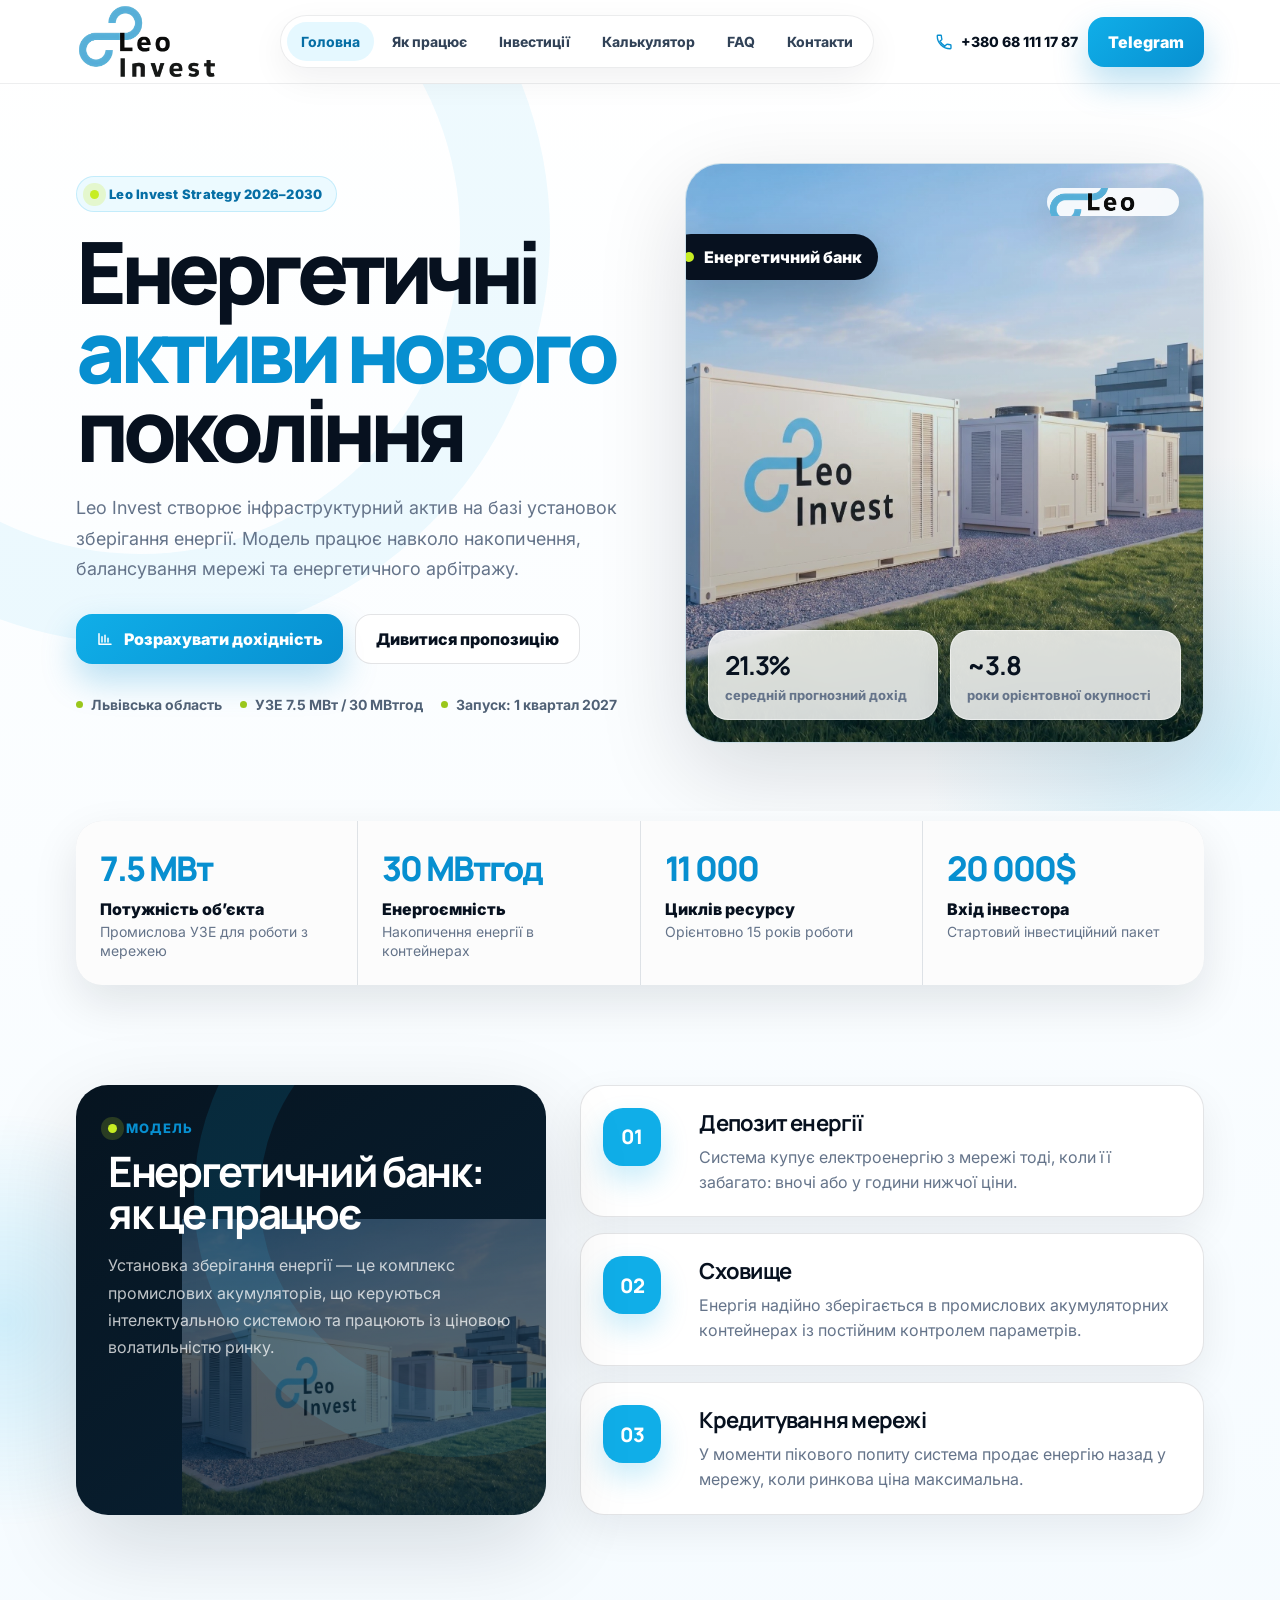
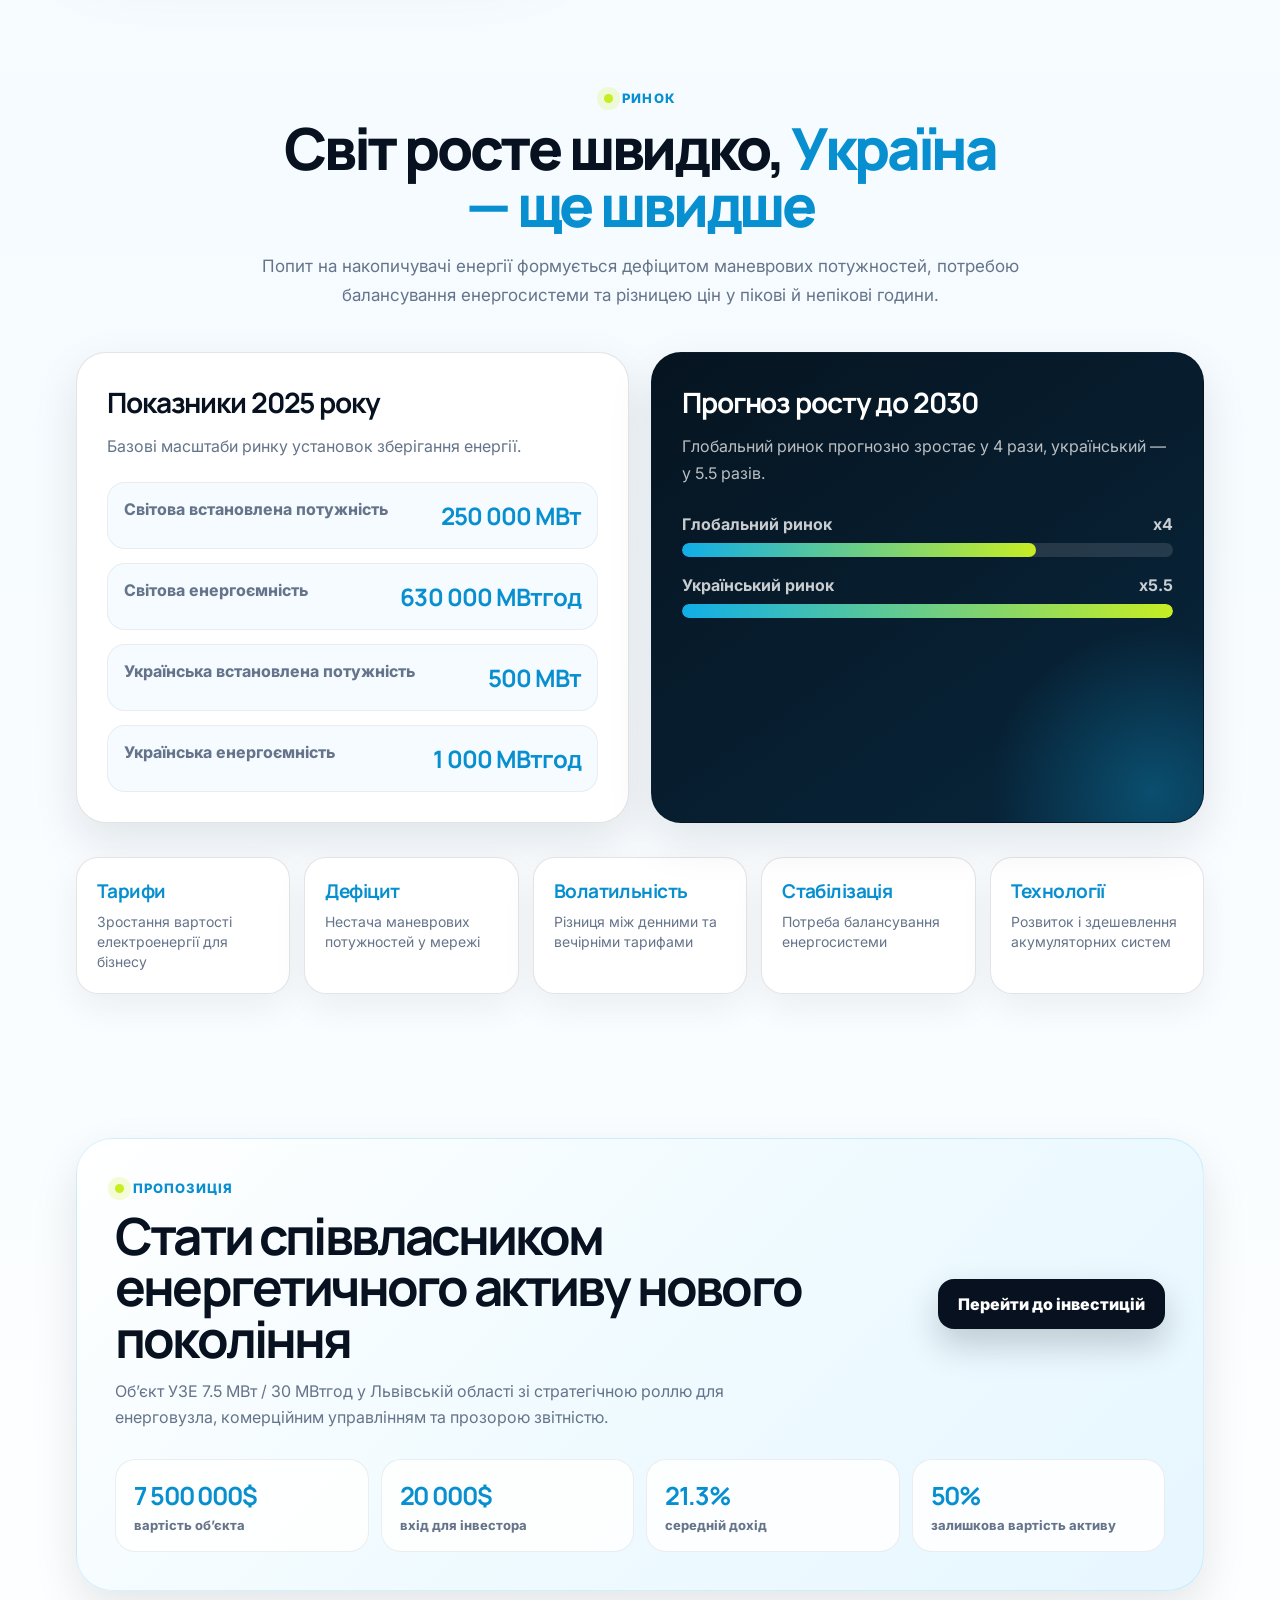
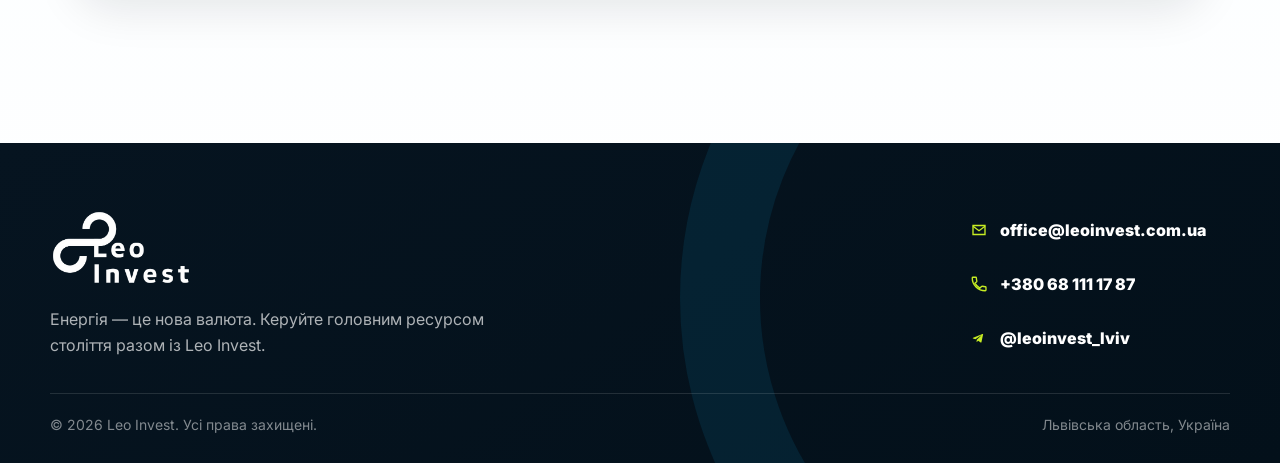
<file: index.html>
<!doctype html>
<html lang="uk">
<head>
  <meta charset="utf-8">
  <meta name="viewport" content="width=device-width, initial-scale=1">
  <title>Leo Invest — енергетичні активи нового покоління</title>
  <meta name="description" content="Leo Invest відкриває доступ до інфраструктурних енергетичних активів — установок зберігання енергії та енергетичного арбітражу.">
  <meta name="robots" content="index, follow, max-image-preview:large">
  <link rel="canonical" href="https://leoinvest.com.ua/">
  <link rel="icon" type="image/png" href="assets/img/favicon-64.png" sizes="64x64">
  <link rel="preload" as="image" href="assets/img/hero-containers-nopanel.webp">
  <meta property="og:type" content="website">
  <meta property="og:locale" content="uk_UA">
  <meta property="og:site_name" content="Leo Invest">
  <meta property="og:title" content="Leo Invest — енергетичні активи нового покоління">
  <meta property="og:description" content="Інфраструктурні енергетичні активи, УЗЕ та енергетичний арбітраж.">
  <meta property="og:url" content="https://leoinvest.com.ua/">
  <meta property="og:image" content="https://leoinvest.com.ua/assets/img/og-leo-invest.jpg">
  <meta name="twitter:card" content="summary_large_image">
  <meta name="theme-color" content="#078fd0">
  <script type="application/ld+json">
  {
    "@context":"https://schema.org",
    "@graph":[
      {"@type":"Organization","@id":"https://leoinvest.com.ua/#organization","name":"Leo Invest","url":"https://leoinvest.com.ua/","logo":"https://leoinvest.com.ua/assets/img/logo-lockup.png","email":"office@leoinvest.com.ua","telephone":"+380681111787","address":{"@type":"PostalAddress","addressRegion":"Львівська область","addressCountry":"UA"},"sameAs":["https://t.me/leoinvest_lviv","https://instagram.com/leoinvest_lviv"]},
      {"@type":"WebSite","@id":"https://leoinvest.com.ua/#website","url":"https://leoinvest.com.ua/","name":"Leo Invest","inLanguage":"uk-UA","publisher":{"@id":"https://leoinvest.com.ua/#organization"}}
    ]
  }
  </script>
  <link rel="preconnect" href="https://fonts.googleapis.com">
  <link rel="preconnect" href="https://fonts.gstatic.com" crossorigin>
  <link href="https://fonts.googleapis.com/css2?family=Inter:wght@400;500;600;700;800;900&family=Manrope:wght@500;600;700;800&display=swap" rel="stylesheet">
  <link rel="stylesheet" href="assets/css/style.css">
</head>
<body>
  <header class="site-header">
    <div class="container header-row">
      <a class="logo" href="index.html" aria-label="Leo Invest"><img src="assets/img/logo-lockup.png" alt="Leo Invest"></a>
      <nav class="nav" data-nav aria-label="Головна навігація">
        <a class="active" href="index.html">Головна</a>
        <a href="index.html#how">Як працює</a>
        <a href="invest.html">Інвестиції</a>
        <a href="invest.html#calculator">Калькулятор</a>
        <a href="faq.html">FAQ</a>
        <a href="#contacts">Контакти</a>
      </nav>
      <div class="header-actions">
        <a class="header-phone" href="tel:+380681111787" aria-label="Подзвонити">
          <svg viewBox="0 0 24 24" fill="none"><path d="M6.6 10.8c1.4 2.8 3.8 5.1 6.6 6.6l2.2-2.2c.3-.3.7-.4 1.1-.2 1.2.4 2.5.6 3.8.6.6 0 1 .4 1 1v3.4c0 .6-.4 1-1 1C10.6 21 3 13.4 3 4c0-.6.4-1 1-1h3.5c.6 0 1 .4 1 1 0 1.3.2 2.6.6 3.8.1.4 0 .8-.2 1.1L6.6 10.8Z" stroke="currentColor" stroke-width="1.8"/></svg>
          +380 68 111 17 87
        </a>
        <a class="btn btn-primary" href="https://t.me/leoinvest_lviv" target="_blank" rel="noopener">Telegram</a>
        <button class="mobile-toggle" data-menu-toggle aria-label="Відкрити меню" aria-expanded="false"><span></span></button>
      </div>
    </div>
  </header>

  <main>
    <section class="hero">
      <div class="container hero-grid">
        <div class="hero-copyblock reveal visible">
          <div class="eyebrow"><span class="eyebrow-mark"></span> Leo Invest Strategy 2026–2030</div>
          <h1 class="hero-title"><span class="line">Енергетичні</span><span class="line blue">активи нового</span><span class="line">покоління</span></h1>
          <p class="hero-lead">Leo Invest створює інфраструктурний актив на базі установок зберігання енергії. Модель працює навколо накопичення, балансування мережі та енергетичного арбітражу.</p>
          <div class="hero-cta">
            <a class="btn btn-primary" href="invest.html#calculator">
              <svg viewBox="0 0 24 24" fill="none"><path d="M4 19V5m0 14h16M8 16V9m4 7V7m4 9v-5" stroke="currentColor" stroke-width="2" stroke-linecap="round"/></svg>
              Розрахувати дохідність
            </a>
            <a class="btn btn-ghost" href="invest.html">Дивитися пропозицію</a>
          </div>
          <div class="hero-trust">
            <span>Львівська область</span>
            <span>УЗЕ 7.5 МВт / 30 МВтгод</span>
            <span>Запуск: 1 квартал 2027</span>
          </div>
        </div>

        <div class="hero-visual reveal visible">
          <div class="visual-card">
            <picture>
              <source srcset="assets/img/hero-containers-nopanel.webp" type="image/webp">
              <img src="assets/img/hero-containers-nopanel.jpg" alt="Контейнери установок зберігання енергії Leo Invest">
            </picture>
            <div class="floating-logo"><img src="assets/img/logo-lockup.png" alt="Leo Invest"></div>
            <div class="floating-pill">Енергетичний банк</div>
            <div class="visual-glass">
              <div class="glass-item"><strong>21.3%</strong><span>середній прогнозний дохід</span></div>
              <div class="glass-item"><strong>~3.8</strong><span>роки орієнтовної окупності</span></div>
            </div>
          </div>
        </div>
      </div>
    </section>

    <section class="metric-strip">
      <div class="container">
        <div class="metric-grid reveal">
          <div class="metric"><div class="num">7.5 МВт</div><div class="label">Потужність обʼєкта</div><div class="sub">Промислова УЗЕ для роботи з мережею</div></div>
          <div class="metric"><div class="num">30 МВтгод</div><div class="label">Енергоємність</div><div class="sub">Накопичення енергії в контейнерах</div></div>
          <div class="metric"><div class="num">11 000</div><div class="label">Циклів ресурсу</div><div class="sub">Орієнтовно 15 років роботи</div></div>
          <div class="metric"><div class="num">20 000$</div><div class="label">Вхід інвестора</div><div class="sub">Стартовий інвестиційний пакет</div></div>
        </div>
      </div>
    </section>

    <section class="section" id="how">
      <span class="bg-orb one"></span>
      <div class="container process-wrap">
        <div class="process-panel reveal">
          <img src="assets/img/hero-containers-nopanel.jpg" alt="Установки зберігання енергії">
          <div class="process-panel-content">
            <div class="section-kicker">Модель</div>
            <h2>Енергетичний банк: як це працює</h2>
            <p>Установка зберігання енергії — це комплекс промислових акумуляторів, що керуються інтелектуальною системою та працюють із ціновою волатильністю ринку.</p>
          </div>
        </div>
        <div class="process-steps">
          <article class="step-row reveal">
            <div class="step-index">01</div>
            <div><h3>Депозит енергії</h3><p>Система купує електроенергію з мережі тоді, коли її забагато: вночі або у години нижчої ціни.</p></div>
          </article>
          <article class="step-row reveal">
            <div class="step-index">02</div>
            <div><h3>Сховище</h3><p>Енергія надійно зберігається в промислових акумуляторних контейнерах із постійним контролем параметрів.</p></div>
          </article>
          <article class="step-row reveal">
            <div class="step-index">03</div>
            <div><h3>Кредитування мережі</h3><p>У моменти пікового попиту система продає енергію назад у мережу, коли ринкова ціна максимальна.</p></div>
          </article>
        </div>
      </div>
    </section>

    <section class="section-tight">
      <div class="container">
        <div class="section-head reveal">
          <div class="section-kicker">Ринок</div>
          <h2 class="section-title">Світ росте швидко, <span>Україна — ще швидше</span></h2>
          <p class="section-lead">Попит на накопичувачі енергії формується дефіцитом маневрових потужностей, потребою балансування енергосистеми та різницею цін у пікові й непікові години.</p>
        </div>
        <div class="market-grid">
          <div class="market-card reveal">
            <h3>Показники 2025 року</h3>
            <p>Базові масштаби ринку установок зберігання енергії.</p>
            <div class="market-list">
              <div class="market-row"><span>Світова встановлена потужність</span><strong>250 000 МВт</strong></div>
              <div class="market-row"><span>Світова енергоємність</span><strong>630 000 МВтгод</strong></div>
              <div class="market-row"><span>Українська встановлена потужність</span><strong>500 МВт</strong></div>
              <div class="market-row"><span>Українська енергоємність</span><strong>1 000 МВтгод</strong></div>
            </div>
          </div>
          <div class="market-card dark reveal">
            <h3>Прогноз росту до 2030</h3>
            <p>Глобальний ринок прогнозно зростає у 4 рази, український — у 5.5 разів.</p>
            <div class="growth-bars">
              <div class="growth-item"><span><b>Глобальний ринок</b><b>x4</b></span><div class="bar"><i style="width:72%"></i></div></div>
              <div class="growth-item"><span><b>Український ринок</b><b>x5.5</b></span><div class="bar"><i style="width:100%"></i></div></div>
            </div>
          </div>
        </div>
        <div class="factor-grid">
          <div class="factor reveal"><strong>Тарифи</strong><span>Зростання вартості електроенергії для бізнесу</span></div>
          <div class="factor reveal"><strong>Дефіцит</strong><span>Нестача маневрових потужностей у мережі</span></div>
          <div class="factor reveal"><strong>Волатильність</strong><span>Різниця між денними та вечірніми тарифами</span></div>
          <div class="factor reveal"><strong>Стабілізація</strong><span>Потреба балансування енергосистеми</span></div>
          <div class="factor reveal"><strong>Технології</strong><span>Розвиток і здешевлення акумуляторних систем</span></div>
        </div>
      </div>
    </section>

    <section class="section-tight">
      <div class="container">
        <div class="offer-band reveal">
          <div class="offer-band-grid">
            <div>
              <div class="section-kicker">Пропозиція</div>
              <h2>Стати співвласником енергетичного активу нового покоління</h2>
              <p>Обʼєкт УЗЕ 7.5 МВт / 30 МВтгод у Львівській області зі стратегічною роллю для енерговузла, комерційним управлінням та прозорою звітністю.</p>
            </div>
            <a class="btn btn-dark" href="invest.html">Перейти до інвестицій</a>
          </div>
          <div class="offer-mini">
            <div class="mini-box"><strong>7 500 000$</strong><span>вартість обʼєкта</span></div>
            <div class="mini-box"><strong>20 000$</strong><span>вхід для інвестора</span></div>
            <div class="mini-box"><strong>21.3%</strong><span>середній дохід</span></div>
            <div class="mini-box"><strong>50%</strong><span>залишкова вартість активу</span></div>
          </div>
        </div>
      </div>
    </section>
  </main>

  <footer class="site-footer" id="contacts">
    <div class="container footer-grid">
      <div class="footer-brand">
        <img src="assets/img/logo-lockup-white.png" alt="Leo Invest">
        <p>Енергія — це нова валюта. Керуйте головним ресурсом століття разом із Leo Invest.</p>
      </div>
      <div class="footer-links">
        <a href="mailto:office@leoinvest.com.ua"><svg viewBox="0 0 24 24" fill="none"><path d="M4 6h16v12H4z" stroke="currentColor" stroke-width="1.8"/><path d="m4 7 8 6 8-6" stroke="currentColor" stroke-width="1.8"/></svg>office@leoinvest.com.ua</a>
        <a href="tel:+380681111787"><svg viewBox="0 0 24 24" fill="none"><path d="M6.6 10.8c1.4 2.8 3.8 5.1 6.6 6.6l2.2-2.2c.3-.3.7-.4 1.1-.2 1.2.4 2.5.6 3.8.6.6 0 1 .4 1 1v3.4c0 .6-.4 1-1 1C10.6 21 3 13.4 3 4c0-.6.4-1 1-1h3.5c.6 0 1 .4 1 1 0 1.3.2 2.6.6 3.8.1.4 0 .8-.2 1.1L6.6 10.8Z" stroke="currentColor" stroke-width="1.8"/></svg>+380 68 111 17 87</a>
        <a href="https://t.me/leoinvest_lviv" target="_blank" rel="noopener"><svg viewBox="0 0 48 48" fill="none"><path d="M35 14 30.5 35c-.3 1.3-1.1 1.6-2.2 1l-6.4-4.7-3.1 3c-.3.3-.6.6-1.2.6l.4-6.5L30 17.6c.5-.5-.1-.7-.8-.3L14.3 27 8 25c-1.3-.4-1.3-1.3.3-1.9l25-9.7c1.1-.4 2.1.3 1.7.6Z" fill="currentColor"/></svg>@leoinvest_lviv</a>
      </div>
    </div>
    <div class="container footer-bottom"><span>© 2026 Leo Invest. Усі права захищені.</span><span>Львівська область, Україна</span></div>
  </footer>

  <script src="assets/js/main.js"></script>
</body>
</html>
</file>
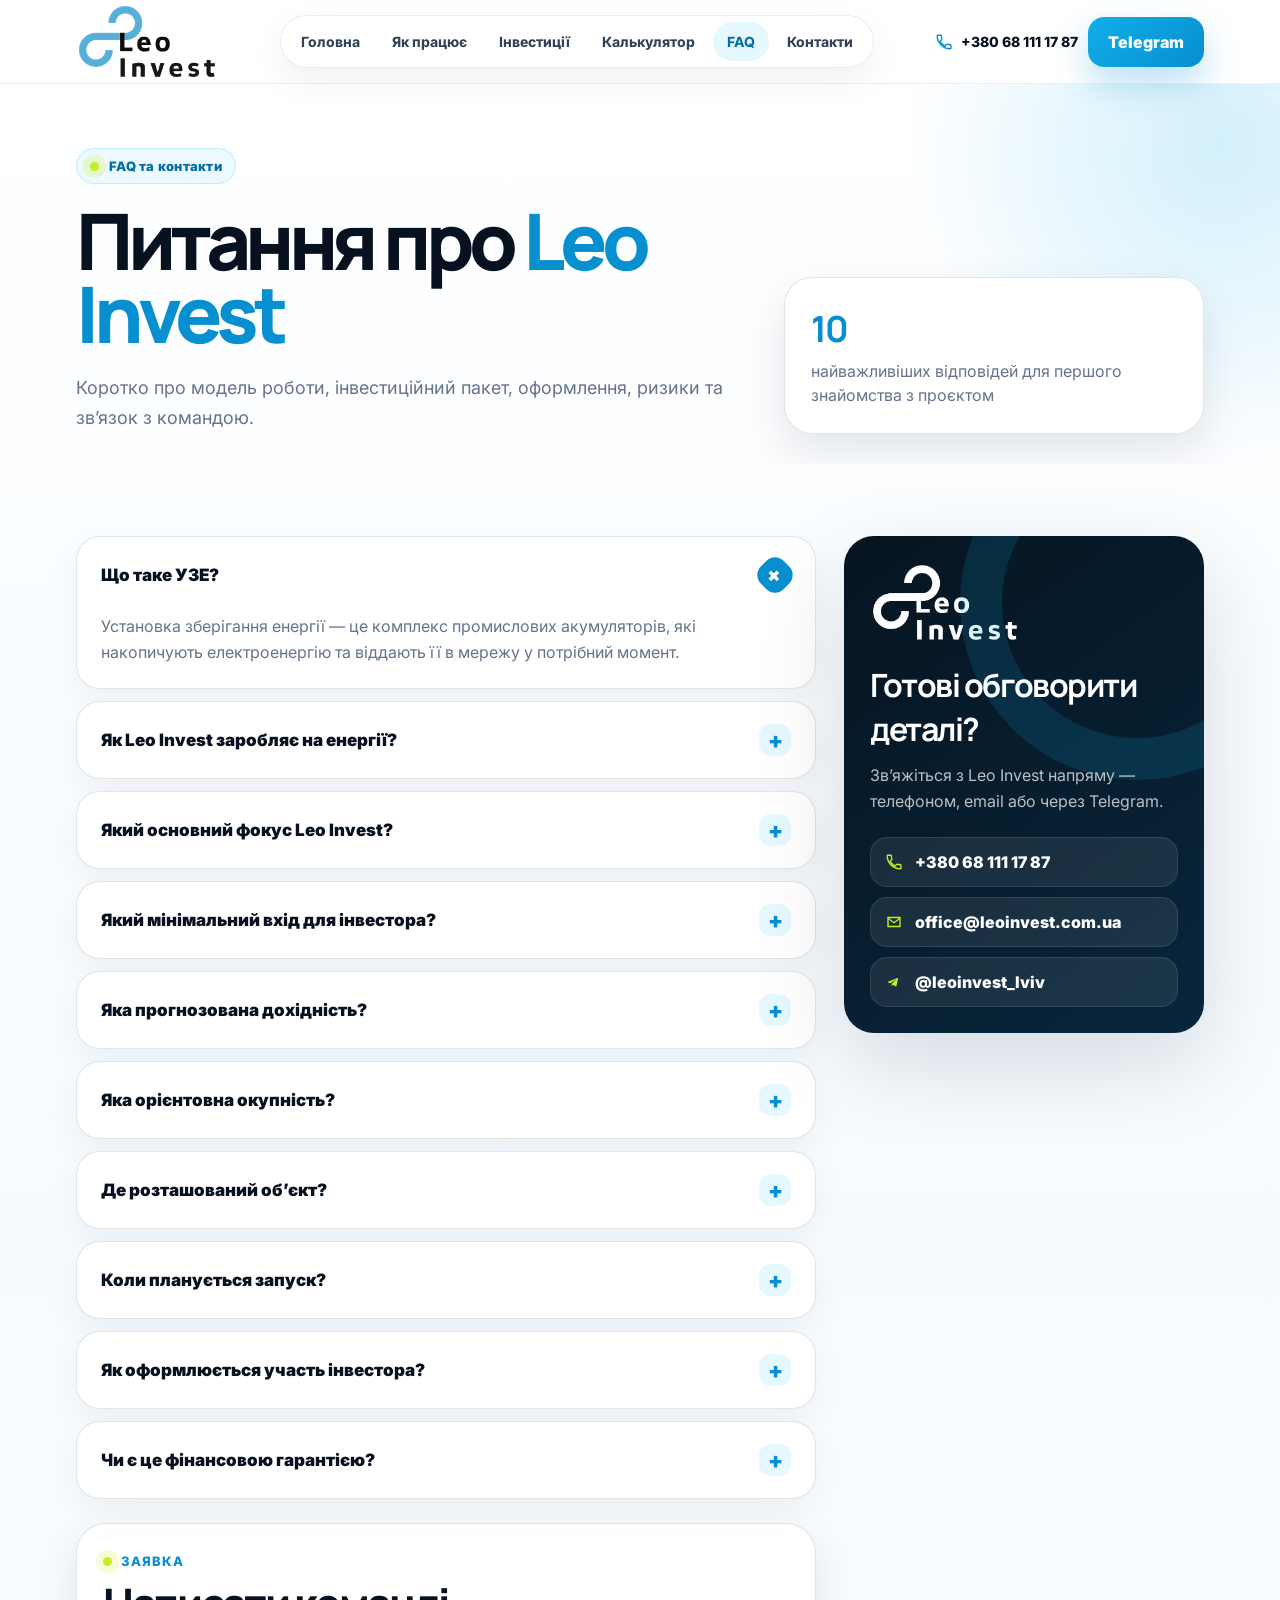
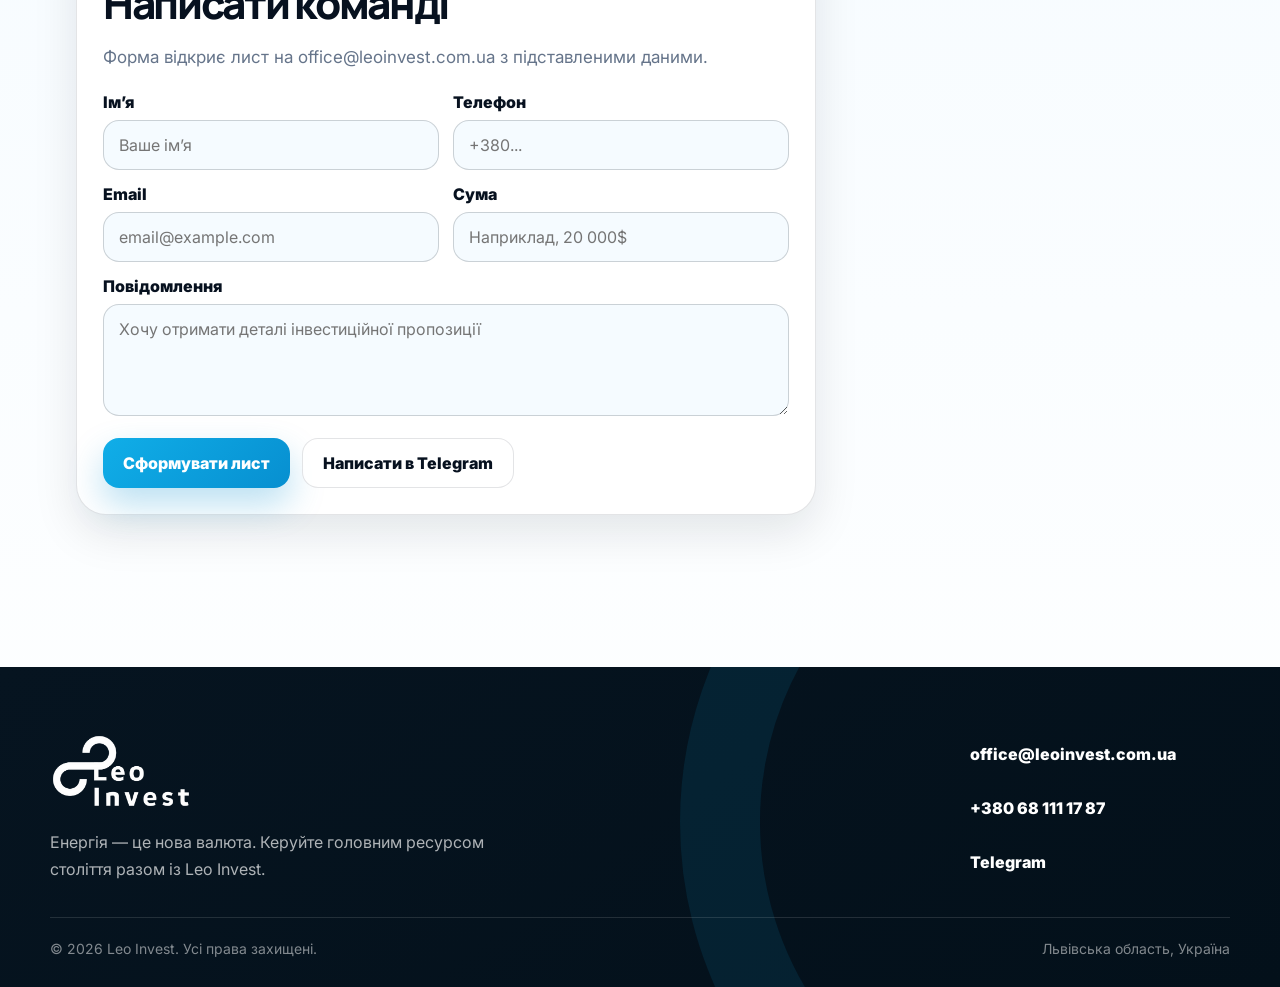
<file: faq.html>
<!doctype html>
<html lang="uk">
<head>
  <meta charset="utf-8">
  <meta name="viewport" content="width=device-width, initial-scale=1">
  <title>FAQ Leo Invest — питання про УЗЕ та інвестиції</title>
  <meta name="description" content="Відповіді на поширені питання про Leo Invest, установки зберігання енергії, дохідність, оформлення та контакти.">
  <meta name="robots" content="index, follow, max-image-preview:large">
  <link rel="canonical" href="https://leoinvest.com.ua/faq.html">
  <link rel="icon" type="image/png" href="assets/img/favicon-64.png" sizes="64x64">
  <meta property="og:type" content="website">
  <meta property="og:locale" content="uk_UA">
  <meta property="og:site_name" content="Leo Invest">
  <meta property="og:title" content="FAQ Leo Invest">
  <meta property="og:description" content="Питання та відповіді про енергетичні активи Leo Invest.">
  <meta property="og:url" content="https://leoinvest.com.ua/faq.html">
  <meta property="og:image" content="https://leoinvest.com.ua/assets/img/og-leo-invest.jpg">
  <meta name="twitter:card" content="summary_large_image">
  <meta name="theme-color" content="#078fd0">
  <script type="application/ld+json">
  {"@context":"https://schema.org","@type":"FAQPage","mainEntity":[
    {"@type":"Question","name":"Що таке УЗЕ?","acceptedAnswer":{"@type":"Answer","text":"Установка зберігання енергії — це комплекс промислових акумуляторів, які накопичують електроенергію та віддають її в мережу у потрібний момент."}},
    {"@type":"Question","name":"Як Leo Invest заробляє на енергії?","acceptedAnswer":{"@type":"Answer","text":"Компанія купує електроенергію в періоди нижчої ціни та продає її у години пікового попиту, коли ціна вища."}},
    {"@type":"Question","name":"Який мінімальний вхід для інвестора?","acceptedAnswer":{"@type":"Answer","text":"Мінімальний інвестиційний пакет — від 20 000$."}},
    {"@type":"Question","name":"Яка прогнозована дохідність?","acceptedAnswer":{"@type":"Answer","text":"Середній прогнозний дохід за 10 років — близько 21.3% річних згідно з розрахунками презентації."}}
  ]}
  </script>
  <link rel="preconnect" href="https://fonts.googleapis.com">
  <link rel="preconnect" href="https://fonts.gstatic.com" crossorigin>
  <link href="https://fonts.googleapis.com/css2?family=Inter:wght@400;500;600;700;800;900&family=Manrope:wght@500;600;700;800&display=swap" rel="stylesheet">
  <link rel="stylesheet" href="assets/css/style.css">
</head>
<body>
  <header class="site-header">
    <div class="container header-row">
      <a class="logo" href="index.html" aria-label="Leo Invest"><img src="assets/img/logo-lockup.png" alt="Leo Invest"></a>
      <nav class="nav" data-nav aria-label="Головна навігація">
        <a href="index.html">Головна</a>
        <a href="index.html#how">Як працює</a>
        <a href="invest.html">Інвестиції</a>
        <a href="invest.html#calculator">Калькулятор</a>
        <a class="active" href="faq.html">FAQ</a>
        <a href="#contacts">Контакти</a>
      </nav>
      <div class="header-actions">
        <a class="header-phone" href="tel:+380681111787"><svg viewBox="0 0 24 24" fill="none"><path d="M6.6 10.8c1.4 2.8 3.8 5.1 6.6 6.6l2.2-2.2c.3-.3.7-.4 1.1-.2 1.2.4 2.5.6 3.8.6.6 0 1 .4 1 1v3.4c0 .6-.4 1-1 1C10.6 21 3 13.4 3 4c0-.6.4-1 1-1h3.5c.6 0 1 .4 1 1 0 1.3.2 2.6.6 3.8.1.4 0 .8-.2 1.1L6.6 10.8Z" stroke="currentColor" stroke-width="1.8"/></svg>+380 68 111 17 87</a>
        <a class="btn btn-primary" href="https://t.me/leoinvest_lviv" target="_blank" rel="noopener">Telegram</a>
        <button class="mobile-toggle" data-menu-toggle aria-label="Відкрити меню" aria-expanded="false"><span></span></button>
      </div>
    </div>
  </header>

  <main>
    <section class="page-hero">
      <div class="container page-hero-grid">
        <div class="reveal visible">
          <div class="eyebrow"><span class="eyebrow-mark"></span> FAQ та контакти</div>
          <h1 class="page-title">Питання про <span>Leo Invest</span></h1>
          <p class="page-lead">Коротко про модель роботи, інвестиційний пакет, оформлення, ризики та звʼязок з командою.</p>
        </div>
        <div class="page-side-card reveal visible"><strong>10</strong><span>найважливіших відповідей для першого знайомства з проєктом</span></div>
      </div>
    </section>

    <section class="section-tight">
      <div class="container faq-layout">
        <div>
          <div class="faq-list">
            <article class="faq-item" data-faq-item>
              <button class="faq-question" type="button" data-faq-question aria-expanded="false">Що таке УЗЕ?<span></span></button>
              <div class="faq-answer"><div><p>Установка зберігання енергії — це комплекс промислових акумуляторів, які накопичують електроенергію та віддають її в мережу у потрібний момент.</p></div></div>
            </article>
            <article class="faq-item" data-faq-item>
              <button class="faq-question" type="button" data-faq-question aria-expanded="false">Як Leo Invest заробляє на енергії?<span></span></button>
              <div class="faq-answer"><div><p>Модель базується на енергетичному арбітражі: купівлі електроенергії у періоди нижчої ціни та продажі у години пікового попиту, коли ціна вища.</p></div></div>
            </article>
            <article class="faq-item" data-faq-item>
              <button class="faq-question" type="button" data-faq-question aria-expanded="false">Який основний фокус Leo Invest?<span></span></button>
              <div class="faq-answer"><div><p>Основний фокус Leo Invest — інфраструктурні енергетичні активи на базі установок зберігання енергії: акумуляторні контейнери, балансування мережі та комерційне управління енергією.</p></div></div>
            </article>
            <article class="faq-item" data-faq-item>
              <button class="faq-question" type="button" data-faq-question aria-expanded="false">Який мінімальний вхід для інвестора?<span></span></button>
              <div class="faq-answer"><div><p>Мінімальний інвестиційний пакет — від 20 000$.</p></div></div>
            </article>
            <article class="faq-item" data-faq-item>
              <button class="faq-question" type="button" data-faq-question aria-expanded="false">Яка прогнозована дохідність?<span></span></button>
              <div class="faq-answer"><div><p>Середній прогнозний дохід за 10 років — близько 21.3% річних згідно з розрахунками презентації. Це прогнозний розрахунок, а не гарантія.</p></div></div>
            </article>
            <article class="faq-item" data-faq-item>
              <button class="faq-question" type="button" data-faq-question aria-expanded="false">Яка орієнтовна окупність?<span></span></button>
              <div class="faq-answer"><div><p>Орієнтовна окупність інвестиції у базовій моделі — близько 3.8 року.</p></div></div>
            </article>
            <article class="faq-item" data-faq-item>
              <button class="faq-question" type="button" data-faq-question aria-expanded="false">Де розташований обʼєкт?<span></span></button>
              <div class="faq-answer"><div><p>Обʼєкт планується у Львівській області, у стратегічно важливому енерговузлі.</p></div></div>
            </article>
            <article class="faq-item" data-faq-item>
              <button class="faq-question" type="button" data-faq-question aria-expanded="false">Коли планується запуск?<span></span></button>
              <div class="faq-answer"><div><p>Запуск обʼєкта запланований на 1 квартал 2027 року.</p></div></div>
            </article>
            <article class="faq-item" data-faq-item>
              <button class="faq-question" type="button" data-faq-question aria-expanded="false">Як оформлюється участь інвестора?<span></span></button>
              <div class="faq-answer"><div><p>Процес включає заявку та верифікацію, юридичне оформлення, дистанційне підписання документів через Дія.Підпис, внесення пайового внеску та внесення інвестора до реєстру співвласників.</p></div></div>
            </article>
            <article class="faq-item" data-faq-item>
              <button class="faq-question" type="button" data-faq-question aria-expanded="false">Чи є це фінансовою гарантією?<span></span></button>
              <div class="faq-answer"><div><p>Ні. Розрахунки є прогнозними і залежать від ринкових умов, тарифів, технічних показників, регуляторних рішень та інших факторів.</p></div></div>
            </article>
          </div>

          <form class="form-card reveal" data-lead-form>
            <div class="section-kicker">Заявка</div>
            <h2 class="section-title" style="font-size:clamp(28px,4vw,42px)">Написати команді</h2>
            <p class="section-lead" style="margin-bottom:20px">Форма відкриє лист на office@leoinvest.com.ua з підставленими даними.</p>
            <div class="form-grid">
              <div class="form-field"><label for="name">Імʼя</label><input id="name" name="name" type="text" placeholder="Ваше імʼя" required></div>
              <div class="form-field"><label for="phone">Телефон</label><input id="phone" name="phone" type="tel" placeholder="+380..." required></div>
              <div class="form-field"><label for="email">Email</label><input id="email" name="email" type="email" placeholder="email@example.com"></div>
              <div class="form-field"><label for="amount">Сума</label><input id="amount" name="amount" type="text" placeholder="Наприклад, 20 000$"></div>
              <div class="form-field full"><label for="message">Повідомлення</label><textarea id="message" name="message" placeholder="Хочу отримати деталі інвестиційної пропозиції"></textarea></div>
            </div>
            <div class="hero-cta" style="margin-top:18px"><button class="btn btn-primary" type="submit">Сформувати лист</button><a class="btn btn-ghost" href="https://t.me/leoinvest_lviv" target="_blank" rel="noopener">Написати в Telegram</a></div>
          </form>
        </div>

        <aside class="contact-aside" id="contacts">
          <img src="assets/img/logo-lockup-white.png" alt="Leo Invest">
          <h2>Готові обговорити деталі?</h2>
          <p>Звʼяжіться з Leo Invest напряму — телефоном, email або через Telegram.</p>
          <div class="contact-links">
            <a href="tel:+380681111787"><svg viewBox="0 0 24 24" fill="none"><path d="M6.6 10.8c1.4 2.8 3.8 5.1 6.6 6.6l2.2-2.2c.3-.3.7-.4 1.1-.2 1.2.4 2.5.6 3.8.6.6 0 1 .4 1 1v3.4c0 .6-.4 1-1 1C10.6 21 3 13.4 3 4c0-.6.4-1 1-1h3.5c.6 0 1 .4 1 1 0 1.3.2 2.6.6 3.8.1.4 0 .8-.2 1.1L6.6 10.8Z" stroke="currentColor" stroke-width="1.8"/></svg>+380 68 111 17 87</a>
            <a href="mailto:office@leoinvest.com.ua"><svg viewBox="0 0 24 24" fill="none"><path d="M4 6h16v12H4z" stroke="currentColor" stroke-width="1.8"/><path d="m4 7 8 6 8-6" stroke="currentColor" stroke-width="1.8"/></svg>office@leoinvest.com.ua</a>
            <a href="https://t.me/leoinvest_lviv" target="_blank" rel="noopener"><svg viewBox="0 0 48 48" fill="none"><path d="M35 14 30.5 35c-.3 1.3-1.1 1.6-2.2 1l-6.4-4.7-3.1 3c-.3.3-.6.6-1.2.6l.4-6.5L30 17.6c.5-.5-.1-.7-.8-.3L14.3 27 8 25c-1.3-.4-1.3-1.3.3-1.9l25-9.7c1.1-.4 2.1.3 1.7.6Z" fill="currentColor"/></svg>@leoinvest_lviv</a>
          </div>
        </aside>
      </div>
    </section>
  </main>

  <footer class="site-footer">
    <div class="container footer-grid">
      <div class="footer-brand"><img src="assets/img/logo-lockup-white.png" alt="Leo Invest"><p>Енергія — це нова валюта. Керуйте головним ресурсом століття разом із Leo Invest.</p></div>
      <div class="footer-links">
        <a href="mailto:office@leoinvest.com.ua">office@leoinvest.com.ua</a>
        <a href="tel:+380681111787">+380 68 111 17 87</a>
        <a href="https://t.me/leoinvest_lviv" target="_blank" rel="noopener">Telegram</a>
      </div>
    </div>
    <div class="container footer-bottom"><span>© 2026 Leo Invest. Усі права захищені.</span><span>Львівська область, Україна</span></div>
  </footer>

  <script src="assets/js/main.js"></script>
</body>
</html>
</file>
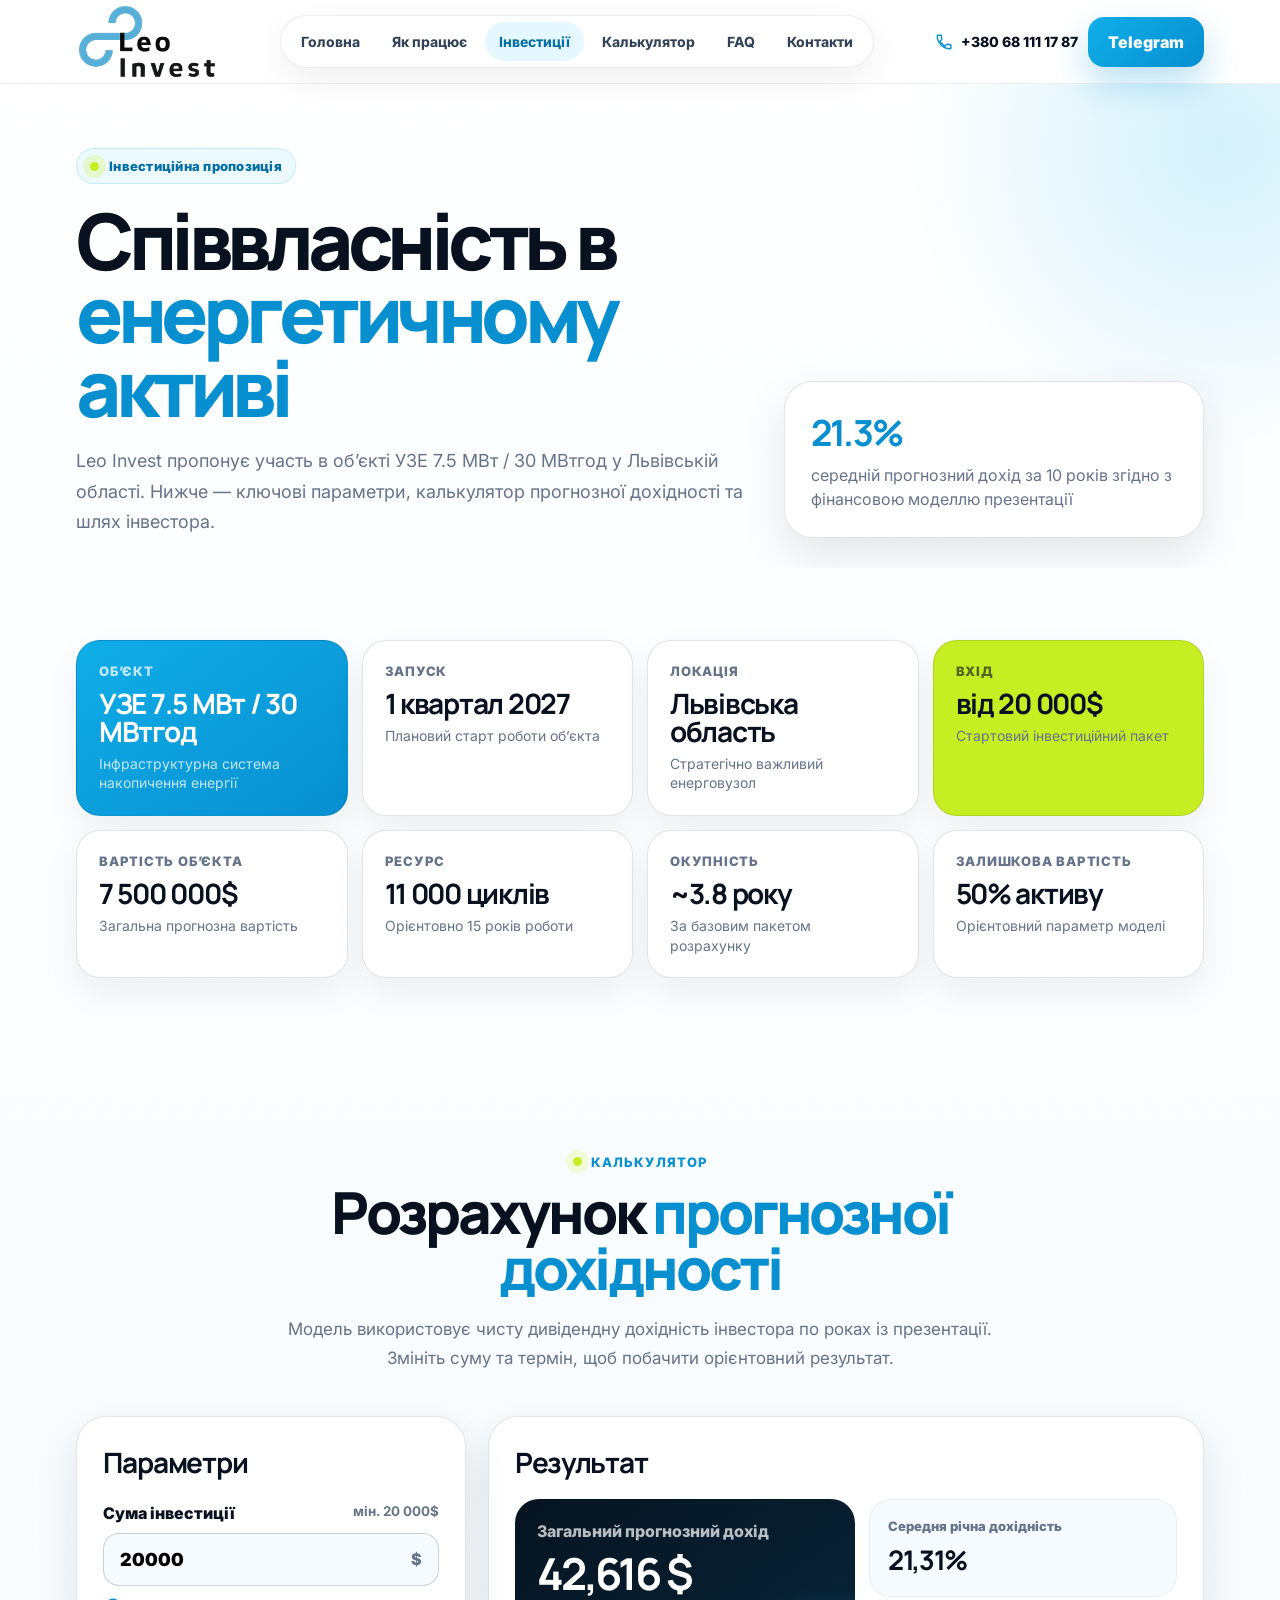
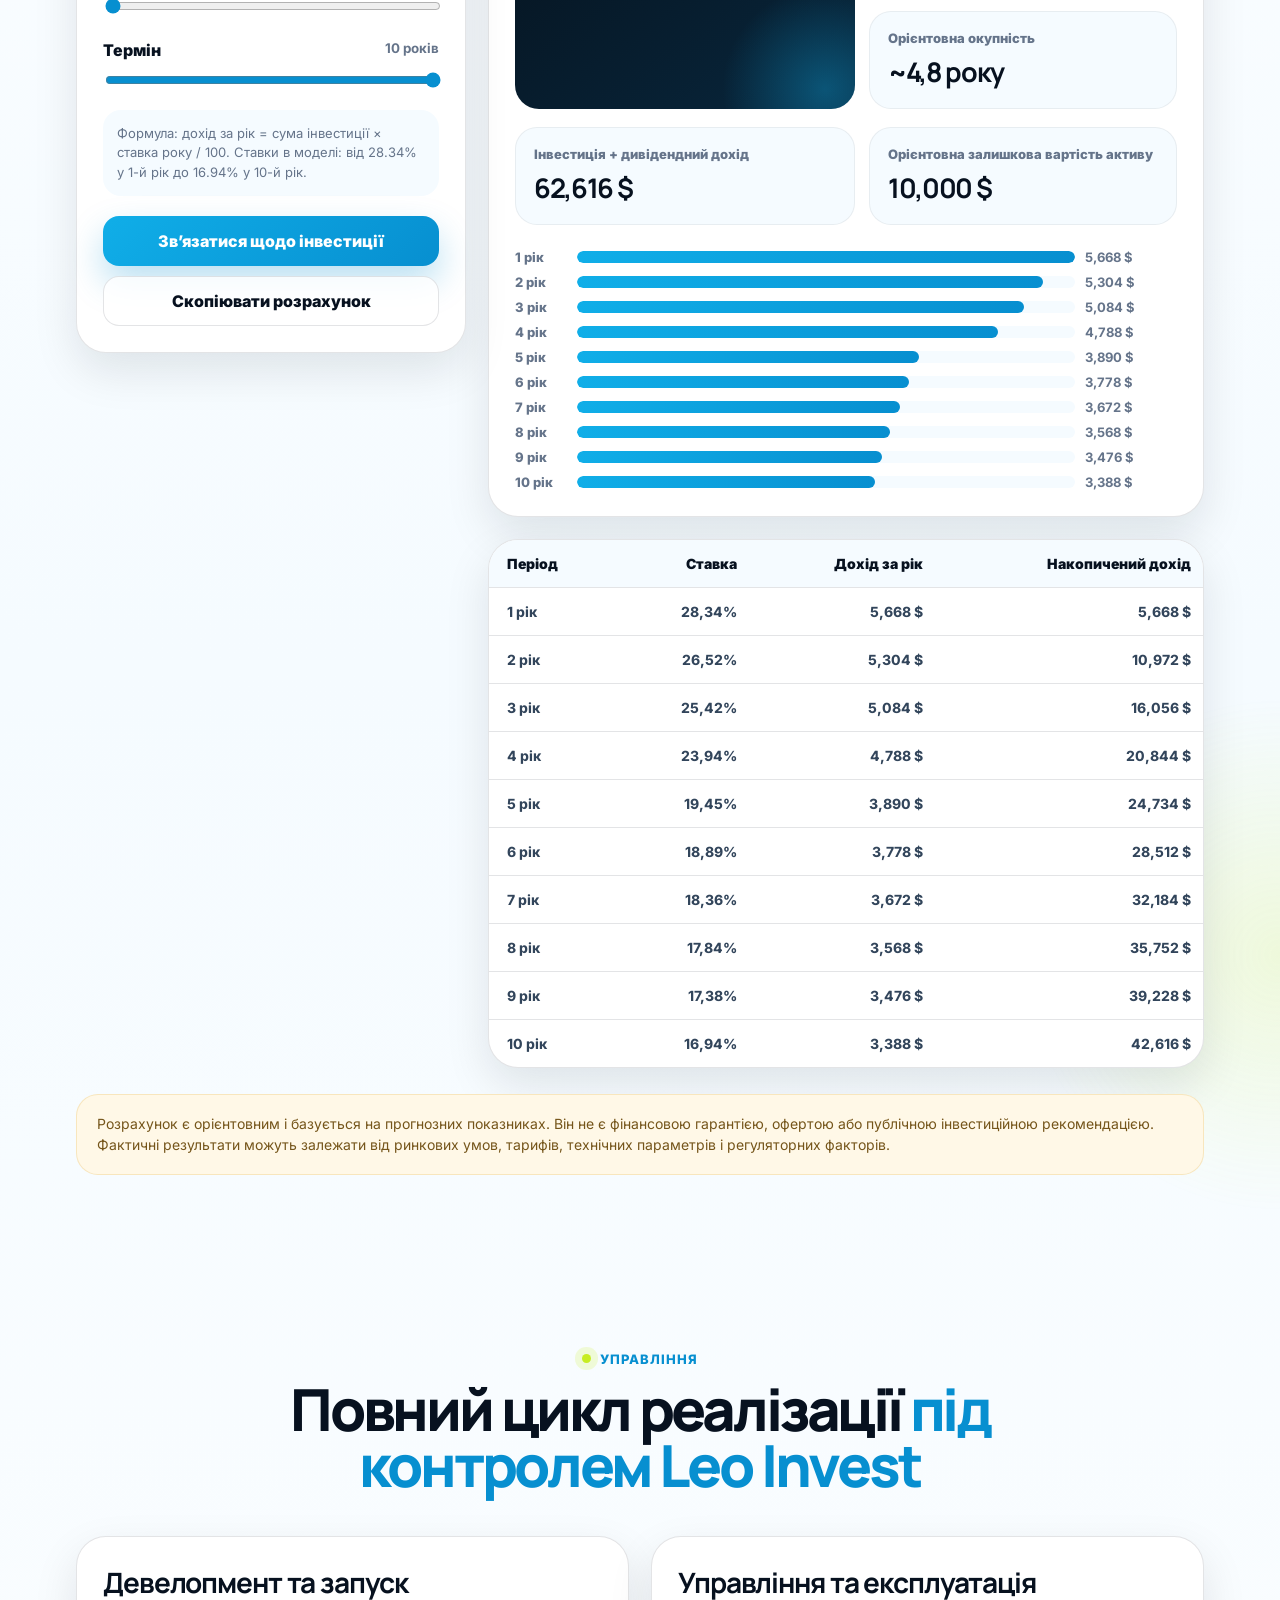
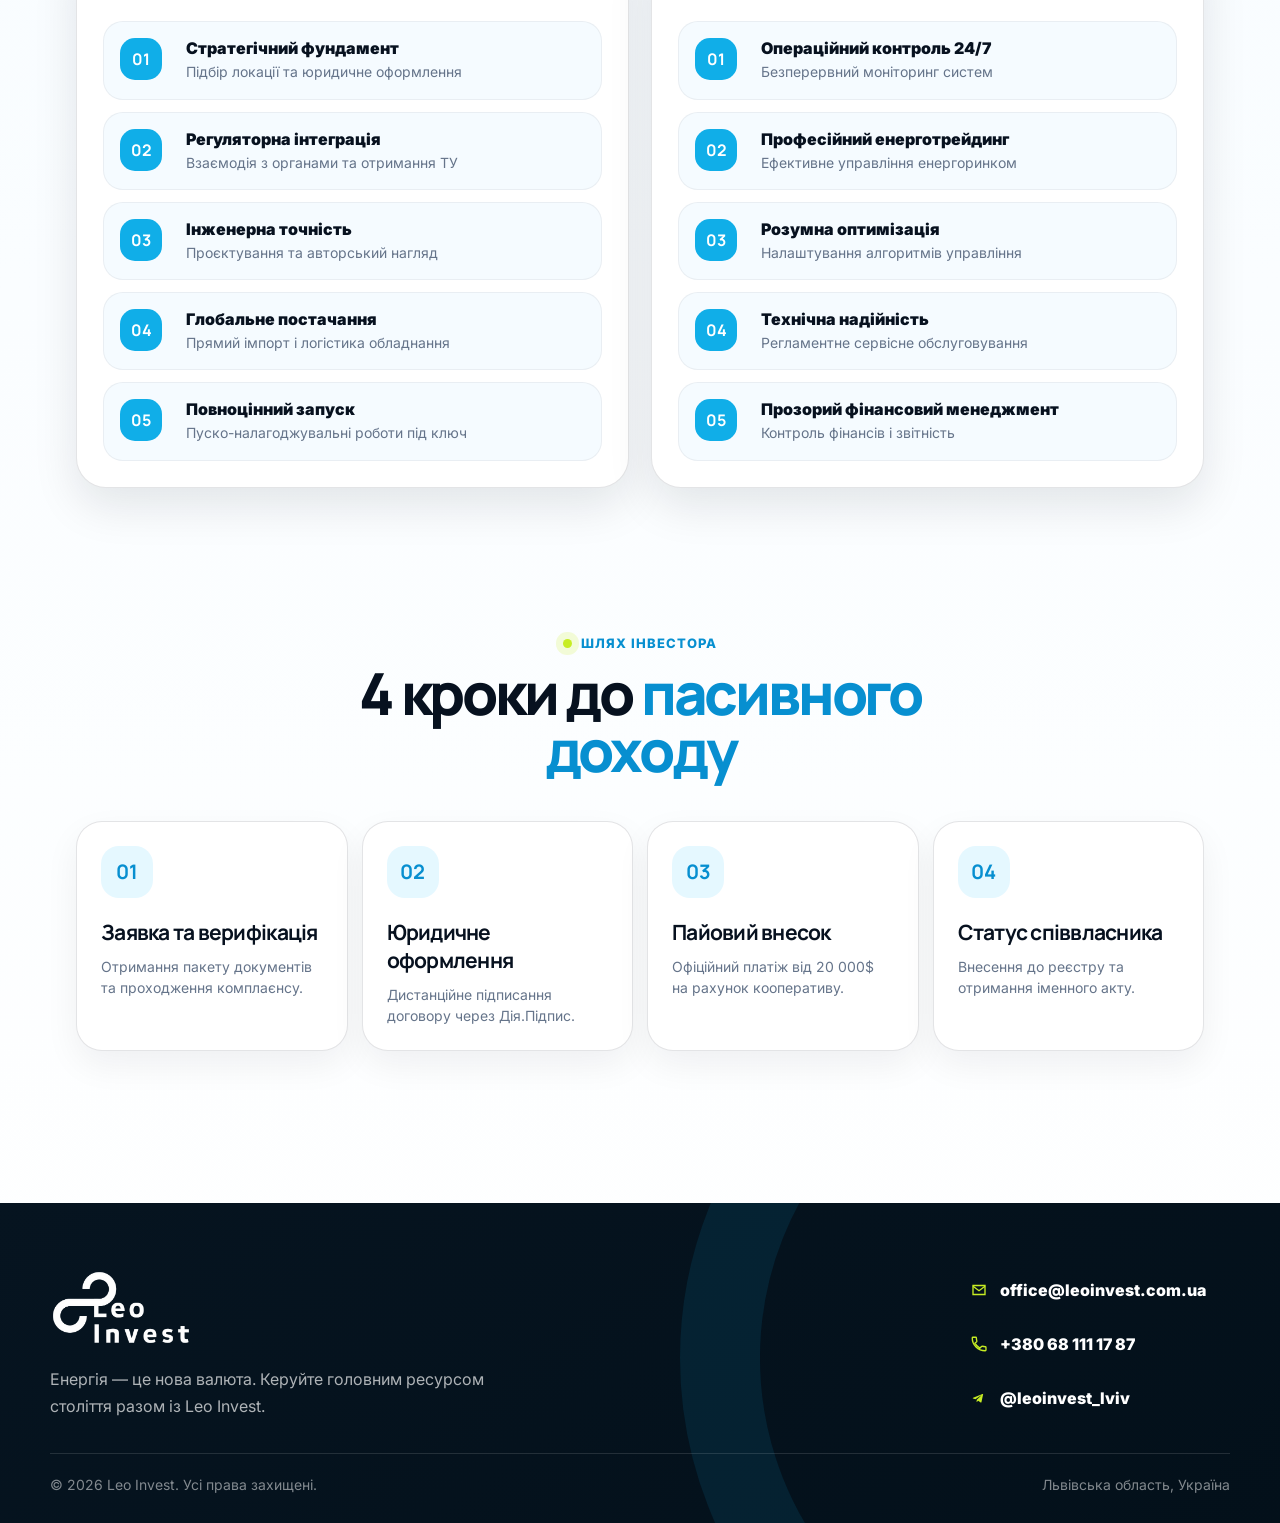
<file: invest.html>
<!doctype html>
<html lang="uk">
<head>
  <meta charset="utf-8">
  <meta name="viewport" content="width=device-width, initial-scale=1">
  <title>Інвестиційна пропозиція Leo Invest — УЗЕ 7.5 МВт / 30 МВтгод</title>
  <meta name="description" content="Інвестиційна пропозиція Leo Invest: УЗЕ 7.5 МВт / 30 МВтгод, вхід від 20 000$, калькулятор прогнозної дохідності.">
  <meta name="robots" content="index, follow, max-image-preview:large">
  <link rel="canonical" href="https://leoinvest.com.ua/invest.html">
  <link rel="icon" type="image/png" href="assets/img/favicon-64.png" sizes="64x64">
  <meta property="og:type" content="website">
  <meta property="og:locale" content="uk_UA">
  <meta property="og:site_name" content="Leo Invest">
  <meta property="og:title" content="Інвестиційна пропозиція Leo Invest">
  <meta property="og:description" content="Станьте співвласником енергетичного активу нового покоління.">
  <meta property="og:url" content="https://leoinvest.com.ua/invest.html">
  <meta property="og:image" content="https://leoinvest.com.ua/assets/img/og-leo-invest.jpg">
  <meta name="twitter:card" content="summary_large_image">
  <meta name="theme-color" content="#078fd0">
  <link rel="preconnect" href="https://fonts.googleapis.com">
  <link rel="preconnect" href="https://fonts.gstatic.com" crossorigin>
  <link href="https://fonts.googleapis.com/css2?family=Inter:wght@400;500;600;700;800;900&family=Manrope:wght@500;600;700;800&display=swap" rel="stylesheet">
  <link rel="stylesheet" href="assets/css/style.css">
</head>
<body>
  <header class="site-header">
    <div class="container header-row">
      <a class="logo" href="index.html" aria-label="Leo Invest"><img src="assets/img/logo-lockup.png" alt="Leo Invest"></a>
      <nav class="nav" data-nav aria-label="Головна навігація">
        <a href="index.html">Головна</a>
        <a href="index.html#how">Як працює</a>
        <a class="active" href="invest.html">Інвестиції</a>
        <a href="invest.html#calculator">Калькулятор</a>
        <a href="faq.html">FAQ</a>
        <a href="#contacts">Контакти</a>
      </nav>
      <div class="header-actions">
        <a class="header-phone" href="tel:+380681111787"><svg viewBox="0 0 24 24" fill="none"><path d="M6.6 10.8c1.4 2.8 3.8 5.1 6.6 6.6l2.2-2.2c.3-.3.7-.4 1.1-.2 1.2.4 2.5.6 3.8.6.6 0 1 .4 1 1v3.4c0 .6-.4 1-1 1C10.6 21 3 13.4 3 4c0-.6.4-1 1-1h3.5c.6 0 1 .4 1 1 0 1.3.2 2.6.6 3.8.1.4 0 .8-.2 1.1L6.6 10.8Z" stroke="currentColor" stroke-width="1.8"/></svg>+380 68 111 17 87</a>
        <a class="btn btn-primary" href="https://t.me/leoinvest_lviv" target="_blank" rel="noopener">Telegram</a>
        <button class="mobile-toggle" data-menu-toggle aria-label="Відкрити меню" aria-expanded="false"><span></span></button>
      </div>
    </div>
  </header>

  <main>
    <section class="page-hero">
      <div class="container page-hero-grid">
        <div class="reveal visible">
          <div class="eyebrow"><span class="eyebrow-mark"></span> Інвестиційна пропозиція</div>
          <h1 class="page-title">Співвласність в <span>енергетичному активі</span></h1>
          <p class="page-lead">Leo Invest пропонує участь в обʼєкті УЗЕ 7.5 МВт / 30 МВтгод у Львівській області. Нижче — ключові параметри, калькулятор прогнозної дохідності та шлях інвестора.</p>
        </div>
        <div class="page-side-card reveal visible">
          <strong>21.3%</strong>
          <span>середній прогнозний дохід за 10 років згідно з фінансовою моделлю презентації</span>
        </div>
      </div>
    </section>

    <section class="section-tight">
      <div class="container">
        <div class="kpi-grid reveal">
          <div class="kpi-card big"><span>Обʼєкт</span><strong>УЗЕ 7.5 МВт / 30 МВтгод</strong><p>Інфраструктурна система накопичення енергії</p></div>
          <div class="kpi-card"><span>Запуск</span><strong>1 квартал 2027</strong><p>Плановий старт роботи обʼєкта</p></div>
          <div class="kpi-card"><span>Локація</span><strong>Львівська область</strong><p>Стратегічно важливий енерговузол</p></div>
          <div class="kpi-card lime"><span>Вхід</span><strong>від 20 000$</strong><p>Стартовий інвестиційний пакет</p></div>
          <div class="kpi-card"><span>Вартість обʼєкта</span><strong>7 500 000$</strong><p>Загальна прогнозна вартість</p></div>
          <div class="kpi-card"><span>Ресурс</span><strong>11 000 циклів</strong><p>Орієнтовно 15 років роботи</p></div>
          <div class="kpi-card"><span>Окупність</span><strong>~3.8 року</strong><p>За базовим пакетом розрахунку</p></div>
          <div class="kpi-card"><span>Залишкова вартість</span><strong>50% активу</strong><p>Орієнтовний параметр моделі</p></div>
        </div>
      </div>
    </section>

    <section class="section" id="calculator">
      <span class="bg-orb two"></span>
      <div class="container">
        <div class="section-head reveal">
          <div class="section-kicker">Калькулятор</div>
          <h2 class="section-title">Розрахунок <span>прогнозної дохідності</span></h2>
          <p class="section-lead">Модель використовує чисту дивідендну дохідність інвестора по роках із презентації. Змініть суму та термін, щоб побачити орієнтовний результат.</p>
        </div>

        <div class="calculator" data-calculator>
          <aside class="calc-panel reveal">
            <h2>Параметри</h2>
            <div class="field">
              <label for="amount"><span>Сума інвестиції</span><small>мін. 20 000$</small></label>
              <div class="input-wrap"><input id="amount" data-amount type="number" min="20000" step="1000" value="20000"><span>$</span></div>
              <input data-amount-range type="range" min="20000" max="500000" step="1000" value="20000" aria-label="Сума інвестиції">
            </div>
            <div class="field">
              <label for="years"><span>Термін</span><small data-years-value>10 років</small></label>
              <input id="years" data-years type="range" min="1" max="10" step="1" value="10">
            </div>
            <div class="calc-note">Формула: дохід за рік = сума інвестиції × ставка року / 100. Ставки в моделі: від 28.34% у 1-й рік до 16.94% у 10-й рік.</div>
            <div class="calc-actions">
              <a class="btn btn-primary" href="https://t.me/leoinvest_lviv" target="_blank" rel="noopener" data-calculator-contact>Звʼязатися щодо інвестиції</a>
              <button class="btn btn-ghost" type="button" data-copy-result>Скопіювати розрахунок</button>
            </div>
          </aside>

          <section class="calc-results reveal">
            <h2>Результат</h2>
            <div class="result-hero">
              <div class="result-main"><span>Загальний прогнозний дохід</span><strong data-total-income>0 $</strong></div>
              <div class="result-side">
                <div class="result-small"><span>Середня річна дохідність</span><strong data-avg-yield>0%</strong></div>
                <div class="result-small"><span>Орієнтовна окупність</span><strong data-payback>—</strong></div>
              </div>
            </div>
            <div class="result-hero">
              <div class="result-small"><span>Інвестиція + дивідендний дохід</span><strong data-final-total>0 $</strong></div>
              <div class="result-small"><span>Орієнтовна залишкова вартість активу</span><strong data-residual>0 $</strong></div>
            </div>
            <div class="chart" data-chart></div>
          </section>

          <div class="calc-table-wrap reveal">
            <div class="table-scroll">
              <table class="calc-table">
                <thead><tr><th>Період</th><th>Ставка</th><th>Дохід за рік</th><th>Накопичений дохід</th></tr></thead>
                <tbody data-table-body></tbody>
              </table>
            </div>
          </div>
          <p class="disclaimer reveal">Розрахунок є орієнтовним і базується на прогнозних показниках. Він не є фінансовою гарантією, офертою або публічною інвестиційною рекомендацією. Фактичні результати можуть залежати від ринкових умов, тарифів, технічних параметрів і регуляторних факторів.</p>
        </div>
      </div>
    </section>

    <section class="section-tight">
      <div class="container">
        <div class="section-head reveal">
          <div class="section-kicker">Управління</div>
          <h2 class="section-title">Повний цикл реалізації <span>під контролем Leo Invest</span></h2>
        </div>
        <div class="two-col-list">
          <div class="list-panel reveal">
            <h3>Девелопмент та запуск</h3>
            <div class="number-list">
              <div class="number-item"><b>01</b><div><strong>Стратегічний фундамент</strong><span>Підбір локації та юридичне оформлення</span></div></div>
              <div class="number-item"><b>02</b><div><strong>Регуляторна інтеграція</strong><span>Взаємодія з органами та отримання ТУ</span></div></div>
              <div class="number-item"><b>03</b><div><strong>Інженерна точність</strong><span>Проєктування та авторський нагляд</span></div></div>
              <div class="number-item"><b>04</b><div><strong>Глобальне постачання</strong><span>Прямий імпорт і логістика обладнання</span></div></div>
              <div class="number-item"><b>05</b><div><strong>Повноцінний запуск</strong><span>Пуско-налагоджувальні роботи під ключ</span></div></div>
            </div>
          </div>
          <div class="list-panel reveal">
            <h3>Управління та експлуатація</h3>
            <div class="number-list">
              <div class="number-item"><b>01</b><div><strong>Операційний контроль 24/7</strong><span>Безперервний моніторинг систем</span></div></div>
              <div class="number-item"><b>02</b><div><strong>Професійний енерготрейдинг</strong><span>Ефективне управління енергоринком</span></div></div>
              <div class="number-item"><b>03</b><div><strong>Розумна оптимізація</strong><span>Налаштування алгоритмів управління</span></div></div>
              <div class="number-item"><b>04</b><div><strong>Технічна надійність</strong><span>Регламентне сервісне обслуговування</span></div></div>
              <div class="number-item"><b>05</b><div><strong>Прозорий фінансовий менеджмент</strong><span>Контроль фінансів і звітність</span></div></div>
            </div>
          </div>
        </div>
      </div>
    </section>

    <section class="section-tight">
      <div class="container">
        <div class="section-head reveal">
          <div class="section-kicker">Шлях інвестора</div>
          <h2 class="section-title">4 кроки до <span>пасивного доходу</span></h2>
        </div>
        <div class="timeline">
          <div class="timeline-card reveal"><b>01</b><h3>Заявка та верифікація</h3><p>Отримання пакету документів та проходження комплаєнсу.</p></div>
          <div class="timeline-card reveal"><b>02</b><h3>Юридичне оформлення</h3><p>Дистанційне підписання договору через Дія.Підпис.</p></div>
          <div class="timeline-card reveal"><b>03</b><h3>Пайовий внесок</h3><p>Офіційний платіж від 20 000$ на рахунок кооперативу.</p></div>
          <div class="timeline-card reveal"><b>04</b><h3>Статус співвласника</h3><p>Внесення до реєстру та отримання іменного акту.</p></div>
        </div>
      </div>
    </section>
  </main>

  <footer class="site-footer" id="contacts">
    <div class="container footer-grid">
      <div class="footer-brand"><img src="assets/img/logo-lockup-white.png" alt="Leo Invest"><p>Енергія — це нова валюта. Керуйте головним ресурсом століття разом із Leo Invest.</p></div>
      <div class="footer-links">
        <a href="mailto:office@leoinvest.com.ua"><svg viewBox="0 0 24 24" fill="none"><path d="M4 6h16v12H4z" stroke="currentColor" stroke-width="1.8"/><path d="m4 7 8 6 8-6" stroke="currentColor" stroke-width="1.8"/></svg>office@leoinvest.com.ua</a>
        <a href="tel:+380681111787"><svg viewBox="0 0 24 24" fill="none"><path d="M6.6 10.8c1.4 2.8 3.8 5.1 6.6 6.6l2.2-2.2c.3-.3.7-.4 1.1-.2 1.2.4 2.5.6 3.8.6.6 0 1 .4 1 1v3.4c0 .6-.4 1-1 1C10.6 21 3 13.4 3 4c0-.6.4-1 1-1h3.5c.6 0 1 .4 1 1 0 1.3.2 2.6.6 3.8.1.4 0 .8-.2 1.1L6.6 10.8Z" stroke="currentColor" stroke-width="1.8"/></svg>+380 68 111 17 87</a>
        <a href="https://t.me/leoinvest_lviv" target="_blank" rel="noopener"><svg viewBox="0 0 48 48" fill="none"><path d="M35 14 30.5 35c-.3 1.3-1.1 1.6-2.2 1l-6.4-4.7-3.1 3c-.3.3-.6.6-1.2.6l.4-6.5L30 17.6c.5-.5-.1-.7-.8-.3L14.3 27 8 25c-1.3-.4-1.3-1.3.3-1.9l25-9.7c1.1-.4 2.1.3 1.7.6Z" fill="currentColor"/></svg>@leoinvest_lviv</a>
      </div>
    </div>
    <div class="container footer-bottom"><span>© 2026 Leo Invest. Усі права захищені.</span><span>Львівська область, Україна</span></div>
  </footer>

  <script src="assets/js/main.js"></script>
  <script src="assets/js/calculator.js"></script>
</body>
</html>
</file>
<file: assets/css/style.css>
:root{
  --ink:#07111f;
  --ink-2:#102338;
  --muted:#65748a;
  --muted-2:#8a97a8;
  --white:#ffffff;
  --bg:#f5fbff;
  --bg-2:#eef8fe;
  --card:rgba(255,255,255,.86);
  --blue:#10aee8;
  --blue-2:#078fd0;
  --blue-3:#056ea5;
  --cyan:#e5f8ff;
  --lime:#c7ed23;
  --lime-2:#9ac71c;
  --line:rgba(7,17,31,.11);
  --line-strong:rgba(7,17,31,.18);
  --dark:#061420;
  --dark-2:#092235;
  --shadow:0 30px 90px rgba(7,17,31,.14);
  --shadow-soft:0 18px 45px rgba(7,17,31,.10);
  --radius-xl:34px;
  --radius-lg:26px;
  --radius-md:18px;
  --container:1180px;
  --header:84px;
}

*{box-sizing:border-box}
html{scroll-behavior:smooth;min-height:100%}
body{
  min-height:100%;
  margin:0;
  font-family:Inter,ui-sans-serif,system-ui,-apple-system,BlinkMacSystemFont,"Segoe UI",Arial,sans-serif;
  color:var(--ink);
  background:linear-gradient(180deg,#fff 0%,var(--bg) 48%,#fff 100%);
  -webkit-font-smoothing:antialiased;
  overflow-x:hidden;
}
body.nav-open{overflow:hidden}
img{display:block;max-width:100%}
a{color:inherit;text-decoration:none}
button,input,select,textarea{font:inherit}
button{cursor:pointer;border:0;background:none;color:inherit}
p,h1,h2,h3,h4{margin:0}

.container{max-width:var(--container);margin:0 auto;padding:0 26px}
.section{position:relative;padding:100px 0}
.section-tight{padding:72px 0}
.section-head{max-width:760px;margin:0 auto 42px;text-align:center}
.section-kicker{
  display:inline-flex;align-items:center;gap:9px;
  margin-bottom:14px;
  color:var(--blue-2);
  font-size:13px;font-weight:800;letter-spacing:.08em;text-transform:uppercase;
}
.section-kicker::before{content:"";width:9px;height:9px;border-radius:99px;background:var(--lime);box-shadow:0 0 0 7px rgba(199,237,35,.18)}
.section-title{
  font-family:Manrope,Inter,sans-serif;
  font-size:clamp(32px,5vw,58px);
  line-height:.98;
  letter-spacing:-.055em;
  font-weight:850;
}
.section-title span,.accent-text{color:var(--blue-2)}
.section-lead{margin-top:18px;color:var(--muted);font-size:17px;line-height:1.72}

.bg-orb{position:absolute;border-radius:50%;filter:blur(2px);pointer-events:none;z-index:-1}
.bg-orb.one{width:430px;height:430px;left:-210px;top:120px;background:radial-gradient(circle,rgba(16,174,232,.17),transparent 68%)}
.bg-orb.two{width:520px;height:520px;right:-260px;bottom:60px;background:radial-gradient(circle,rgba(199,237,35,.16),transparent 70%)}

.site-header{
  position:sticky;top:0;z-index:50;
  height:var(--header);
  display:flex;align-items:center;
  background:rgba(255,255,255,.78);
  backdrop-filter:blur(22px);
  -webkit-backdrop-filter:blur(22px);
  border-bottom:1px solid rgba(7,17,31,.07);
}
.header-row{display:flex;align-items:center;justify-content:space-between;gap:18px;width:100%}
.logo{display:inline-flex;align-items:center;flex-shrink:0}
.logo img{width:142px;height:auto}
.nav{display:flex;align-items:center;gap:4px;padding:6px;border:1px solid rgba(7,17,31,.08);border-radius:999px;background:rgba(255,255,255,.72);box-shadow:0 12px 35px rgba(7,17,31,.06)}
.nav a{padding:11px 14px;border-radius:999px;font-weight:750;font-size:14px;color:#314257;transition:.2s ease}
.nav a:hover,.nav a.active{background:var(--cyan);color:var(--blue-3)}
.header-actions{display:flex;align-items:center;gap:10px;flex-shrink:0}
.header-phone{display:inline-flex;align-items:center;gap:8px;font-weight:800;font-size:14px;color:var(--ink)}
.header-phone svg{width:18px;height:18px;color:var(--blue-2)}
.mobile-toggle{display:none;width:46px;height:46px;border-radius:14px;border:1px solid var(--line);background:#fff;align-items:center;justify-content:center;box-shadow:0 12px 25px rgba(7,17,31,.08)}
.mobile-toggle span{display:block;width:19px;height:2px;background:var(--ink);border-radius:99px;position:relative;transition:.22s ease}
.mobile-toggle span::before,.mobile-toggle span::after{content:"";position:absolute;left:0;width:19px;height:2px;background:var(--ink);border-radius:99px;transition:.22s ease}
.mobile-toggle span::before{top:-6px}.mobile-toggle span::after{top:6px}
.nav-open .mobile-toggle span{background:transparent}.nav-open .mobile-toggle span::before{top:0;transform:rotate(45deg)}.nav-open .mobile-toggle span::after{top:0;transform:rotate(-45deg)}

.btn{display:inline-flex;align-items:center;justify-content:center;gap:10px;min-height:50px;padding:14px 20px;border-radius:16px;font-weight:850;line-height:1;transition:transform .2s ease,box-shadow .2s ease,background .2s ease,border-color .2s ease;color:inherit;white-space:nowrap}
.btn svg{width:18px;height:18px;flex-shrink:0}
.btn-primary{background:linear-gradient(135deg,var(--blue),var(--blue-2));color:white;box-shadow:0 16px 35px rgba(7,143,208,.28)}
.btn-primary:hover{transform:translateY(-2px);box-shadow:0 20px 40px rgba(7,143,208,.36)}
.btn-dark{background:var(--ink);color:white;box-shadow:0 16px 35px rgba(7,17,31,.20)}
.btn-dark:hover{transform:translateY(-2px);box-shadow:0 22px 42px rgba(7,17,31,.26)}
.btn-ghost{background:rgba(255,255,255,.82);border:1px solid var(--line);color:var(--ink)}
.btn-ghost:hover{transform:translateY(-2px);border-color:rgba(16,174,232,.42);box-shadow:0 16px 35px rgba(7,17,31,.09)}
.btn-lime{background:var(--lime);color:var(--ink);box-shadow:0 16px 35px rgba(154,199,28,.24)}
.btn-lime:hover{transform:translateY(-2px);box-shadow:0 20px 38px rgba(154,199,28,.30)}

.hero{position:relative;padding:54px 0 44px;overflow:hidden}
.hero::before{content:"";position:absolute;left:-270px;top:-260px;width:640px;height:640px;border-radius:50%;border:90px solid rgba(16,174,232,.065);pointer-events:none}
.hero::after{content:"";position:absolute;right:-260px;bottom:-260px;width:620px;height:620px;border-radius:50%;background:radial-gradient(circle,rgba(16,174,232,.16),transparent 70%);pointer-events:none}
.hero-grid{position:relative;z-index:1;display:grid;grid-template-columns:minmax(0,1.04fr) minmax(420px,.96fr);gap:46px;align-items:center}
.hero-copyblock{padding:38px 0 54px}
.eyebrow{display:inline-flex;align-items:center;gap:10px;margin-bottom:20px;padding:9px 13px;border:1px solid rgba(16,174,232,.18);border-radius:999px;background:rgba(229,248,255,.72);color:var(--blue-3);font-weight:850;font-size:13px;letter-spacing:.02em}
.eyebrow-mark{width:9px;height:9px;border-radius:50%;background:var(--lime);box-shadow:0 0 0 7px rgba(199,237,35,.22)}
.hero-title{font-family:Manrope,Inter,sans-serif;font-size:clamp(42px,7vw,86px);line-height:.92;letter-spacing:-.075em;font-weight:900;color:var(--ink)}
.hero-title .line{display:block}.hero-title .blue{color:var(--blue-2)}
.hero-lead{margin-top:24px;max-width:650px;color:var(--muted);font-size:18px;line-height:1.68}
.hero-cta{display:flex;gap:12px;flex-wrap:wrap;margin-top:30px}
.hero-trust{display:flex;align-items:center;gap:18px;margin-top:32px;flex-wrap:wrap;color:#506176;font-size:14px;font-weight:700}
.hero-trust span{display:inline-flex;align-items:center;gap:8px}.hero-trust span::before{content:"";width:7px;height:7px;border-radius:50%;background:var(--lime-2)}
.hero-visual{position:relative}
.visual-card{position:relative;border-radius:36px;overflow:hidden;background:#dff2fb;box-shadow:var(--shadow);min-height:580px;isolation:isolate;border:1px solid rgba(7,17,31,.08)}
.visual-card img{position:absolute;inset:0;width:100%;height:100%;object-fit:cover;object-position:center}
.visual-card::after{content:"";position:absolute;inset:0;background:linear-gradient(180deg,rgba(255,255,255,.12),rgba(7,17,31,.25));z-index:1}
.visual-glass{position:absolute;z-index:2;left:22px;right:22px;bottom:22px;display:grid;grid-template-columns:1fr 1fr;gap:12px}
.glass-item{padding:16px;border-radius:20px;background:rgba(255,255,255,.82);backdrop-filter:blur(16px);border:1px solid rgba(255,255,255,.5);box-shadow:0 14px 35px rgba(7,17,31,.12)}
.glass-item strong{display:block;font-family:Manrope,sans-serif;font-size:26px;letter-spacing:-.04em;color:var(--ink)}
.glass-item span{display:block;margin-top:4px;color:var(--muted);font-size:13px;font-weight:750}
.floating-logo{position:absolute;z-index:3;right:24px;top:24px;width:132px;border-radius:20px;background:rgba(255,255,255,.88);padding:14px;box-shadow:0 14px 35px rgba(7,17,31,.14);backdrop-filter:blur(14px)}
.floating-pill{position:absolute;z-index:3;left:-18px;top:70px;display:flex;align-items:center;gap:10px;padding:13px 16px;border-radius:999px;background:var(--ink);color:#fff;font-weight:850;box-shadow:0 20px 45px rgba(7,17,31,.26)}
.floating-pill::before{content:"";width:10px;height:10px;border-radius:50%;background:var(--lime)}

.metric-strip{position:relative;z-index:5;margin-top:10px}
.metric-grid{display:grid;grid-template-columns:repeat(4,1fr);gap:1px;border-radius:26px;overflow:hidden;box-shadow:var(--shadow-soft);background:var(--line)}
.metric{background:rgba(255,255,255,.9);padding:24px;min-height:130px}
.metric .num{font-family:Manrope,sans-serif;font-size:34px;font-weight:900;letter-spacing:-.06em;color:var(--blue-2)}
.metric .label{margin-top:8px;color:var(--ink);font-weight:850}.metric .sub{margin-top:4px;color:var(--muted);font-size:14px;line-height:1.35}

.cards-grid{display:grid;grid-template-columns:repeat(3,1fr);gap:18px}
.card{position:relative;padding:26px;border-radius:26px;background:var(--card);border:1px solid rgba(7,17,31,.08);box-shadow:0 16px 45px rgba(7,17,31,.07);overflow:hidden}
.card::before{content:"";position:absolute;inset:0;background:linear-gradient(135deg,rgba(16,174,232,.08),transparent 44%);pointer-events:none}
.card-number{font-family:Manrope,sans-serif;font-size:14px;font-weight:900;color:var(--blue-2);letter-spacing:.08em;text-transform:uppercase}
.card h3{position:relative;margin-top:16px;font-family:Manrope,sans-serif;font-size:24px;line-height:1.1;letter-spacing:-.035em}
.card p{position:relative;margin-top:12px;color:var(--muted);line-height:1.62}
.icon-badge{display:inline-flex;width:52px;height:52px;border-radius:18px;align-items:center;justify-content:center;background:var(--cyan);color:var(--blue-2);box-shadow:inset 0 0 0 1px rgba(16,174,232,.1)}
.icon-badge svg{width:25px;height:25px}

.process-wrap{display:grid;grid-template-columns:.86fr 1.14fr;gap:34px;align-items:start}
.process-panel{position:sticky;top:calc(var(--header) + 28px);padding:32px;border-radius:32px;background:linear-gradient(145deg,var(--dark),var(--dark-2));color:#fff;min-height:430px;overflow:hidden;box-shadow:var(--shadow)}
.process-panel::before{content:"";position:absolute;right:-170px;top:-150px;width:390px;height:390px;border-radius:50%;border:66px solid rgba(16,174,232,.13)}
.process-panel img{position:absolute;right:-40px;bottom:-18px;width:86%;max-width:none;opacity:.34;filter:saturate(.9)}
.process-panel-content{position:relative;z-index:2}.process-panel h2{font-family:Manrope,sans-serif;font-size:42px;line-height:1;letter-spacing:-.055em}.process-panel p{margin-top:18px;color:rgba(255,255,255,.74);line-height:1.7}
.process-steps{display:grid;gap:16px}
.step-row{display:grid;grid-template-columns:78px 1fr;gap:18px;padding:22px;border-radius:24px;background:#fff;border:1px solid var(--line);box-shadow:0 16px 40px rgba(7,17,31,.07)}
.step-index{width:58px;height:58px;border-radius:20px;background:var(--blue);color:#fff;display:flex;align-items:center;justify-content:center;font-family:Manrope,sans-serif;font-size:20px;font-weight:900;box-shadow:0 14px 28px rgba(16,174,232,.22)}
.step-row h3{font-family:Manrope,sans-serif;font-size:22px;letter-spacing:-.035em}.step-row p{margin-top:7px;color:var(--muted);line-height:1.55}

.market-grid{display:grid;grid-template-columns:1fr 1fr;gap:22px;align-items:stretch}
.market-card{padding:30px;border-radius:30px;background:#fff;border:1px solid var(--line);box-shadow:var(--shadow-soft)}
.market-card.dark{background:linear-gradient(145deg,var(--dark),#08263c);color:#fff;position:relative;overflow:hidden}
.market-card.dark::after{content:"";position:absolute;right:-120px;bottom:-140px;width:340px;height:340px;border-radius:50%;background:radial-gradient(circle,rgba(16,174,232,.3),transparent 68%)}
.market-card h3{font-family:Manrope,sans-serif;font-size:28px;letter-spacing:-.04em}.market-card p{margin-top:12px;color:var(--muted);line-height:1.65}.market-card.dark p{color:rgba(255,255,255,.72)}
.market-list{display:grid;gap:14px;margin-top:22px}
.market-row{display:flex;justify-content:space-between;gap:18px;padding:16px;border-radius:18px;background:var(--bg);border:1px solid rgba(7,17,31,.06)}
.market-row span{color:var(--muted);font-weight:750}.market-row strong{font-family:Manrope,sans-serif;font-size:24px;color:var(--blue-2);white-space:nowrap;letter-spacing:-.04em}
.growth-bars{display:grid;gap:18px;margin-top:28px;position:relative;z-index:1}.growth-item span{display:flex;justify-content:space-between;color:rgba(255,255,255,.78);font-weight:800;margin-bottom:9px}.bar{height:14px;border-radius:999px;background:rgba(255,255,255,.12);overflow:hidden}.bar i{display:block;height:100%;border-radius:999px;background:linear-gradient(90deg,var(--blue),var(--lime))}
.factor-grid{display:grid;grid-template-columns:repeat(5,1fr);gap:14px;margin-top:34px}.factor{padding:20px;border-radius:22px;background:#fff;border:1px solid var(--line);box-shadow:0 14px 35px rgba(7,17,31,.06)}.factor strong{display:block;font-family:Manrope,sans-serif;font-size:19px;letter-spacing:-.03em;color:var(--blue-2)}.factor span{display:block;margin-top:8px;color:var(--muted);font-size:14px;line-height:1.45}

.offer-band{position:relative;overflow:hidden;border-radius:36px;padding:38px;background:linear-gradient(135deg,#fff 0%,#eefaff 56%,#e7f6ff 100%);border:1px solid rgba(16,174,232,.16);box-shadow:var(--shadow-soft)}
.offer-band-grid{display:grid;grid-template-columns:1fr auto;gap:28px;align-items:center}.offer-band h2{font-family:Manrope,sans-serif;font-size:clamp(30px,4vw,52px);line-height:1;letter-spacing:-.055em}.offer-band p{margin-top:14px;color:var(--muted);line-height:1.66;max-width:710px}.offer-mini{display:grid;grid-template-columns:repeat(4,1fr);gap:12px;margin-top:28px}.mini-box{padding:18px;border-radius:20px;background:rgba(255,255,255,.84);border:1px solid rgba(7,17,31,.07)}.mini-box strong{font-family:Manrope,sans-serif;font-size:25px;letter-spacing:-.045em;color:var(--blue-2)}.mini-box span{display:block;margin-top:4px;font-size:13px;color:var(--muted);font-weight:750}

.page-hero{position:relative;padding:64px 0 30px;overflow:hidden}.page-hero::before{content:"";position:absolute;right:-260px;top:-260px;width:640px;height:640px;border-radius:50%;background:radial-gradient(circle,rgba(16,174,232,.18),transparent 69%)}.page-hero-grid{position:relative;z-index:1;display:grid;grid-template-columns:minmax(0,1fr) 420px;gap:38px;align-items:end}.page-title{font-family:Manrope,sans-serif;font-size:clamp(42px,7vw,78px);line-height:.94;letter-spacing:-.07em;font-weight:900}.page-title span{color:var(--blue-2)}.page-lead{margin-top:22px;color:var(--muted);font-size:18px;line-height:1.7;max-width:770px}.page-side-card{padding:26px;border-radius:28px;background:#fff;border:1px solid var(--line);box-shadow:var(--shadow-soft)}.page-side-card strong{display:block;font-family:Manrope,sans-serif;font-size:36px;color:var(--blue-2);letter-spacing:-.05em}.page-side-card span{display:block;margin-top:7px;color:var(--muted);line-height:1.45}

.kpi-grid{display:grid;grid-template-columns:repeat(4,1fr);gap:14px}.kpi-card{padding:22px;border-radius:24px;background:#fff;border:1px solid var(--line);box-shadow:0 14px 35px rgba(7,17,31,.06)}.kpi-card.big{background:linear-gradient(145deg,var(--blue),var(--blue-2));color:#fff}.kpi-card.lime{background:var(--lime);color:var(--ink)}.kpi-card span{display:block;font-size:13px;font-weight:850;text-transform:uppercase;letter-spacing:.06em;color:var(--muted)}.kpi-card.big span,.kpi-card.lime span{color:rgba(7,17,31,.62)}.kpi-card.big span{color:rgba(255,255,255,.74)}.kpi-card strong{display:block;margin-top:10px;font-family:Manrope,sans-serif;font-size:28px;letter-spacing:-.045em;line-height:1}.kpi-card p{margin-top:9px;color:var(--muted);font-size:14px;line-height:1.4}.kpi-card.big p{color:rgba(255,255,255,.75)}

.calculator{display:grid;grid-template-columns:390px 1fr;gap:22px;align-items:start}.calc-panel,.calc-results,.calc-table-wrap{border-radius:30px;background:#fff;border:1px solid var(--line);box-shadow:var(--shadow-soft)}.calc-panel{padding:26px;position:sticky;top:calc(var(--header) + 24px)}.calc-panel h2,.calc-results h2{font-family:Manrope,sans-serif;font-size:28px;letter-spacing:-.04em}.field{margin-top:22px}.field label{display:flex;justify-content:space-between;gap:14px;color:var(--ink);font-weight:850}.field small{color:var(--muted);font-weight:700}.input-wrap{display:flex;align-items:center;margin-top:10px;border:1px solid var(--line-strong);border-radius:16px;background:var(--bg);overflow:hidden}.input-wrap input{width:100%;border:0;background:transparent;padding:15px 16px;font-weight:900;font-size:18px;outline:0}.input-wrap span{padding-right:16px;color:var(--muted);font-weight:850}input[type=range]{width:100%;accent-color:var(--blue-2);margin-top:12px}.calc-note{margin-top:18px;padding:14px;border-radius:18px;background:var(--bg);color:var(--muted);font-size:13px;line-height:1.5}.calc-actions{display:grid;grid-template-columns:1fr;gap:10px;margin-top:20px}.calc-results{padding:26px}.result-hero{display:grid;grid-template-columns:1.05fr .95fr;gap:14px;margin-top:18px}.result-main{padding:22px;border-radius:24px;background:linear-gradient(145deg,var(--dark),#08263c);color:#fff;overflow:hidden;position:relative}.result-main::after{content:"";position:absolute;right:-80px;bottom:-90px;width:220px;height:220px;border-radius:50%;background:radial-gradient(circle,rgba(16,174,232,.35),transparent 66%)}.result-main span{position:relative;z-index:1;display:block;color:rgba(255,255,255,.72);font-weight:800}.result-main strong{position:relative;z-index:1;display:block;margin-top:10px;font-family:Manrope,sans-serif;font-size:44px;letter-spacing:-.06em;line-height:1}.result-side{display:grid;gap:14px}.result-small{padding:18px;border-radius:22px;background:var(--bg);border:1px solid rgba(7,17,31,.06)}.result-small span{display:block;color:var(--muted);font-size:13px;font-weight:850}.result-small strong{display:block;margin-top:7px;font-family:Manrope,sans-serif;font-size:27px;letter-spacing:-.05em;color:var(--ink)}.chart{display:grid;gap:9px;margin-top:24px}.chart-row{display:grid;grid-template-columns:52px 1fr 92px;gap:10px;align-items:center;font-size:13px;font-weight:800;color:var(--muted)}.chart-bar{height:12px;border-radius:999px;background:var(--bg);overflow:hidden}.chart-bar i{display:block;height:100%;border-radius:999px;background:linear-gradient(90deg,var(--blue),var(--blue-2))}.calc-table-wrap{grid-column:2;padding:0;overflow:hidden}.table-scroll{overflow-x:auto}.calc-table{width:100%;border-collapse:collapse;min-width:720px}.calc-table th,.calc-table td{padding:15px 18px;text-align:right;border-bottom:1px solid var(--line);font-size:14px}.calc-table th:first-child,.calc-table td:first-child{text-align:left}.calc-table th{background:var(--bg);font-weight:900;color:var(--ink)}.calc-table td{color:#32455b;font-weight:750}.calc-table tr:last-child td{border-bottom:0}.disclaimer{grid-column:1 / -1;margin-top:4px;padding:18px 20px;border-radius:22px;background:#fff8e7;border:1px solid rgba(214,148,0,.18);color:#75551a;font-size:14px;line-height:1.55}

.two-col-list{display:grid;grid-template-columns:1fr 1fr;gap:22px}.list-panel{padding:26px;border-radius:30px;background:#fff;border:1px solid var(--line);box-shadow:var(--shadow-soft)}.list-panel h3{font-family:Manrope,sans-serif;font-size:28px;letter-spacing:-.04em}.number-list{display:grid;gap:12px;margin-top:20px}.number-item{display:grid;grid-template-columns:52px 1fr;gap:14px;align-items:start;padding:16px;border-radius:20px;background:var(--bg);border:1px solid rgba(7,17,31,.05)}.number-item b{width:42px;height:42px;border-radius:15px;display:flex;align-items:center;justify-content:center;background:var(--blue);color:#fff;font-family:Manrope,sans-serif}.number-item strong{display:block;color:var(--ink);font-weight:900}.number-item span{display:block;margin-top:4px;color:var(--muted);line-height:1.45;font-size:14px}

.timeline{display:grid;grid-template-columns:repeat(4,1fr);gap:14px}.timeline-card{padding:24px;border-radius:26px;background:#fff;border:1px solid var(--line);box-shadow:0 14px 35px rgba(7,17,31,.06)}.timeline-card b{display:flex;align-items:center;justify-content:center;width:52px;height:52px;border-radius:18px;background:var(--cyan);color:var(--blue-2);font-family:Manrope,sans-serif;font-size:20px}.timeline-card h3{margin-top:20px;font-family:Manrope,sans-serif;font-size:21px;letter-spacing:-.035em}.timeline-card p{margin-top:10px;color:var(--muted);line-height:1.52;font-size:14px}

.faq-layout{display:grid;grid-template-columns:minmax(0,1fr) 360px;gap:28px;align-items:start}.faq-list{display:grid;gap:12px}.faq-item{border-radius:24px;background:#fff;border:1px solid var(--line);box-shadow:0 12px 32px rgba(7,17,31,.05);overflow:hidden}.faq-question{width:100%;display:flex;align-items:center;justify-content:space-between;gap:20px;text-align:left;padding:22px 24px;font-weight:900;color:var(--ink);font-size:17px}.faq-question span{width:32px;height:32px;border-radius:12px;background:var(--cyan);color:var(--blue-2);display:flex;align-items:center;justify-content:center;flex-shrink:0;transition:.2s ease}.faq-question span::before{content:"+";font-size:22px;line-height:1}.faq-item.open .faq-question span{background:var(--blue-2);color:#fff;transform:rotate(45deg)}.faq-answer{display:grid;grid-template-rows:0fr;transition:grid-template-rows .25s ease}.faq-answer>div{overflow:hidden}.faq-answer p{padding:0 24px 22px;color:var(--muted);line-height:1.66}.faq-item.open .faq-answer{grid-template-rows:1fr}.contact-aside{position:sticky;top:calc(var(--header) + 24px);padding:26px;border-radius:30px;background:linear-gradient(145deg,var(--dark),#08263c);color:#fff;box-shadow:var(--shadow);overflow:hidden}.contact-aside::after{content:"";position:absolute;right:-110px;top:-110px;width:270px;height:270px;border-radius:50%;border:42px solid rgba(16,174,232,.14)}.contact-aside img{width:150px;margin-bottom:20px}.contact-aside h2{font-family:Manrope,sans-serif;font-size:32px;letter-spacing:-.045em;position:relative;z-index:1}.contact-aside p{position:relative;z-index:1;margin-top:12px;color:rgba(255,255,255,.72);line-height:1.62}.contact-links{position:relative;z-index:1;display:grid;gap:10px;margin-top:22px}.contact-links a{display:flex;align-items:center;gap:12px;padding:14px;border-radius:17px;background:rgba(255,255,255,.08);border:1px solid rgba(255,255,255,.10);font-weight:850}.contact-links a:hover{background:rgba(255,255,255,.13)}.contact-links svg{width:18px;height:18px;color:var(--lime)}

.form-card{margin-top:24px;padding:26px;border-radius:30px;background:#fff;border:1px solid var(--line);box-shadow:var(--shadow-soft)}.form-grid{display:grid;grid-template-columns:1fr 1fr;gap:14px}.form-field.full{grid-column:1 / -1}.form-field label{display:block;font-weight:850;margin-bottom:8px}.form-field input,.form-field textarea{width:100%;border:1px solid var(--line-strong);border-radius:16px;background:var(--bg);padding:14px 15px;outline:0}.form-field textarea{min-height:112px;resize:vertical}.form-field input:focus,.form-field textarea:focus{border-color:rgba(16,174,232,.55);box-shadow:0 0 0 4px rgba(16,174,232,.10)}

.site-footer{position:relative;margin-top:80px;overflow:hidden;background:linear-gradient(145deg,var(--dark),#03101a);color:#fff}.site-footer::before{content:"";position:absolute;right:-210px;top:-250px;width:650px;height:650px;border-radius:50%;border:80px solid rgba(16,174,232,.10)}.footer-grid{position:relative;z-index:1;display:grid;grid-template-columns:1fr auto;gap:40px;padding:66px 0 34px}.footer-brand img{width:142px}.footer-brand p{margin-top:20px;max-width:460px;color:rgba(255,255,255,.68);line-height:1.66}.footer-links{display:grid;gap:12px;min-width:260px}.footer-links a{display:flex;align-items:center;gap:12px;color:#fff;font-weight:850}.footer-links a:hover{color:var(--lime)}.footer-links svg{width:18px;height:18px;color:var(--lime)}.footer-bottom{position:relative;z-index:1;border-top:1px solid rgba(255,255,255,.12);display:flex;justify-content:space-between;gap:16px;flex-wrap:wrap;padding:22px 0 30px;color:rgba(255,255,255,.5);font-size:14px}

.reveal{opacity:0;transform:translateY(18px);transition:opacity .55s ease, transform .55s ease}.reveal.visible{opacity:1;transform:none}

@media (max-width:1060px){
  :root{--header:76px}.container{padding:0 22px}.site-header{height:var(--header)}.logo img{width:124px}.nav{position:fixed;top:var(--header);left:14px;right:14px;display:grid;grid-template-columns:1fr;gap:6px;border-radius:24px;padding:12px;background:rgba(255,255,255,.96);box-shadow:var(--shadow);transform:translateY(-18px);opacity:0;pointer-events:none;transition:.22s ease}.nav-open .nav{transform:none;opacity:1;pointer-events:auto}.nav a{padding:14px 16px}.mobile-toggle{display:flex}.header-phone{display:none}.header-actions .btn{display:none}.hero-grid,.page-hero-grid,.process-wrap,.calculator,.faq-layout{grid-template-columns:1fr}.hero-copyblock{padding-top:22px}.hero-visual{order:-1}.visual-card{min-height:460px}.process-panel,.calc-panel,.contact-aside{position:relative;top:auto}.calc-table-wrap{grid-column:1}.metric-grid,.kpi-grid{grid-template-columns:repeat(2,1fr)}.factor-grid{grid-template-columns:repeat(2,1fr)}.offer-band-grid{grid-template-columns:1fr}.offer-mini{grid-template-columns:repeat(2,1fr)}.timeline{grid-template-columns:repeat(2,1fr)}.footer-grid{grid-template-columns:1fr}.market-grid,.two-col-list{grid-template-columns:1fr}.result-hero{grid-template-columns:1fr}.section{padding:78px 0}.section-tight{padding:56px 0}}
@media (max-width:650px){
  .container{padding:0 18px}.section{padding:64px 0}.hero{padding-top:34px}.hero-title,.page-title{letter-spacing:-.06em}.hero-lead,.page-lead,.section-lead{font-size:16px}.hero-cta .btn{width:100%}.visual-card{min-height:390px;border-radius:26px}.visual-glass{grid-template-columns:1fr;left:14px;right:14px;bottom:14px}.floating-logo{width:110px;right:14px;top:14px}.floating-pill{display:none}.metric-grid,.kpi-grid,.cards-grid,.factor-grid,.offer-mini,.timeline,.form-grid{grid-template-columns:1fr}.card,.offer-band,.calc-panel,.calc-results,.list-panel,.form-card{border-radius:24px;padding:22px}.step-row{grid-template-columns:1fr}.step-index{width:52px;height:52px}.market-row{display:block}.market-row strong{display:block;margin-top:8px}.chart-row{grid-template-columns:44px 1fr 78px}.footer-bottom{display:grid}.section-head{text-align:left;margin-bottom:30px}.section-kicker{font-size:12px}.logo img{width:112px}.site-header{height:70px}:root{--header:70px}}
</file>
